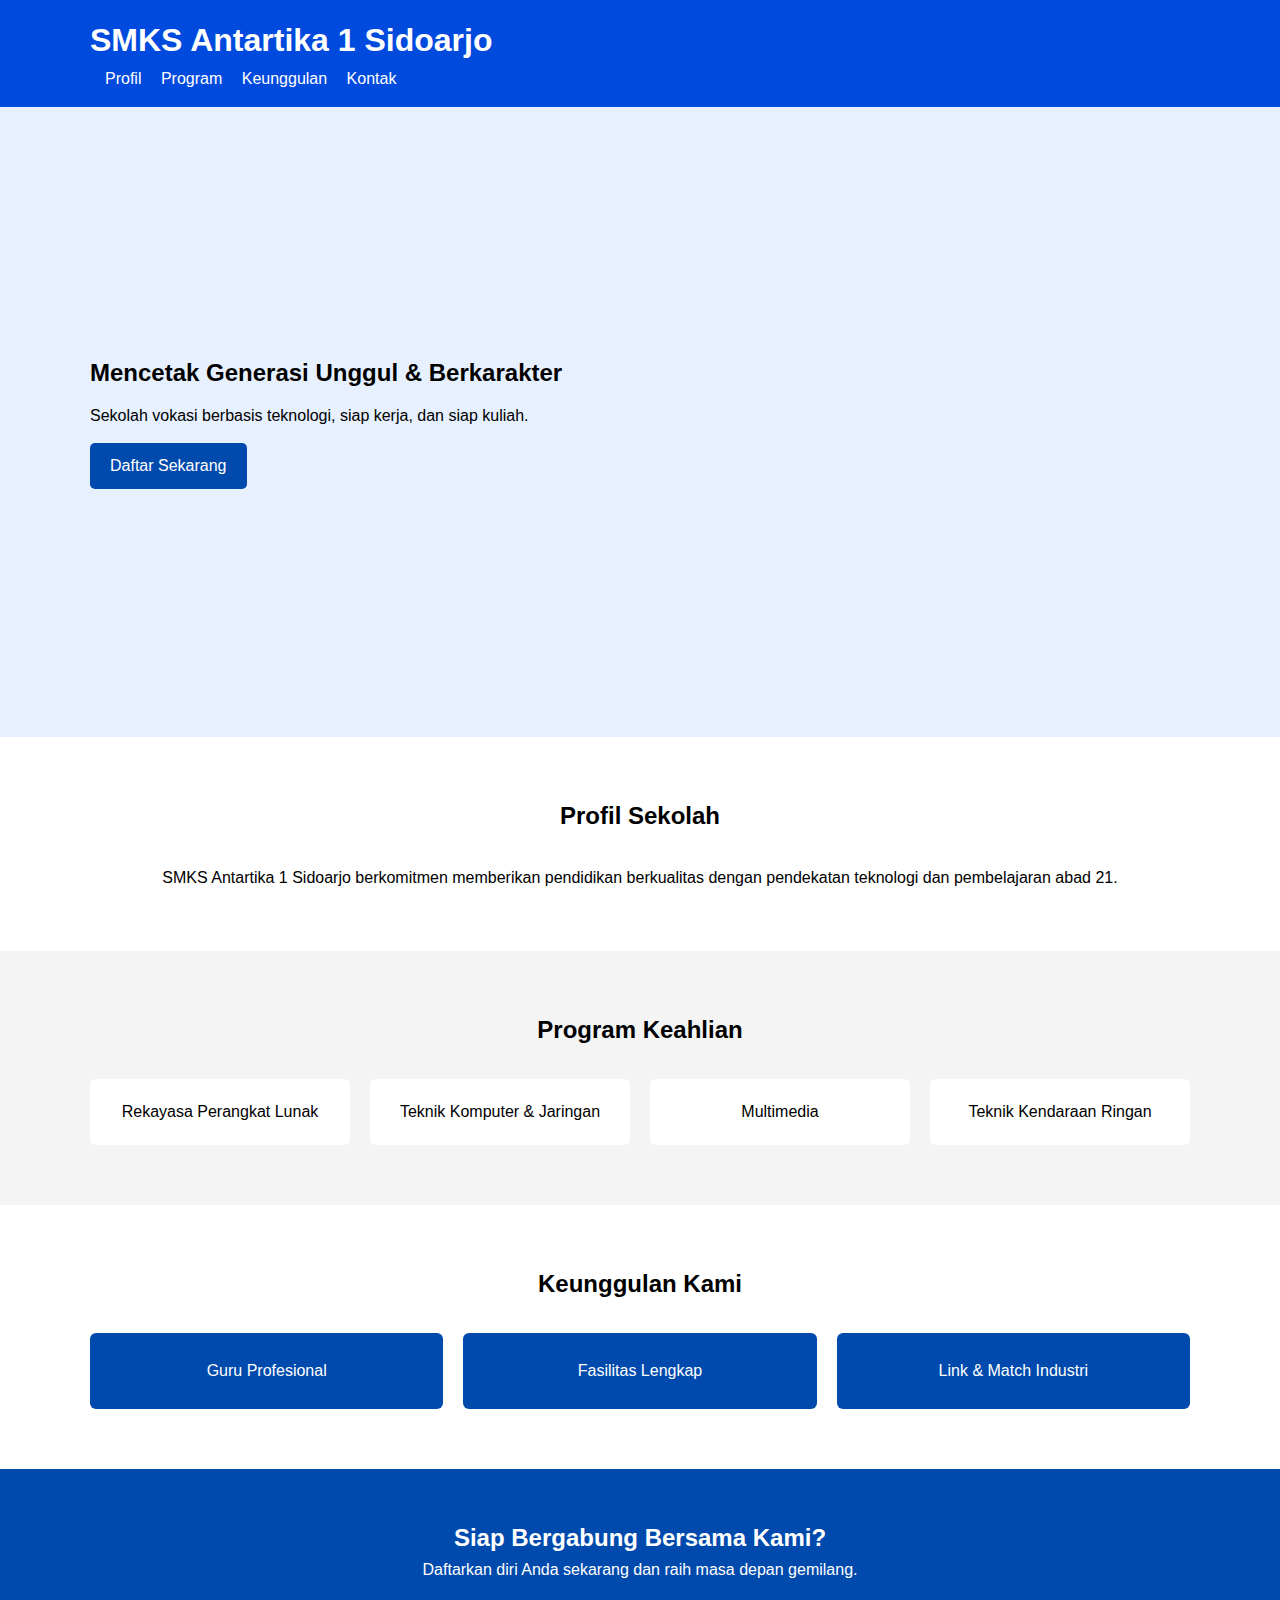
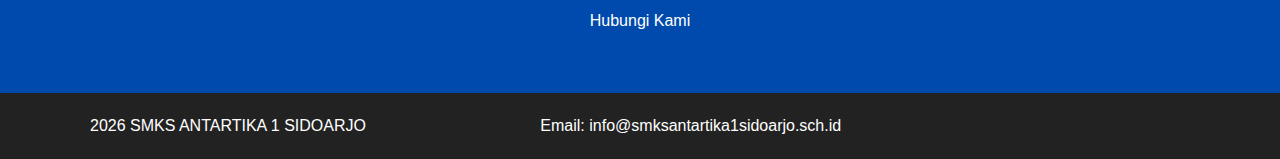
<file: landing_page_responsive/index.html>
<!DOCTYPE html>
<html lang="id">
<head>
    <meta charset="UTF-8">
    <meta name="viewport" content="width=device-width, initial-scale=1.0">
    <title>Landing Page Responsive</title>
    <link rel="stylesheet" href="style.css">
</head>
<body>
    <!-- Header -->
    <header class="header">
        <div class="container header-flex">
            <h1>SMKS Antartika 1 Sidoarjo</h1>
            <nav>
                <a href="#profil">Profil</a>
                <a href="#program">Program</a>
                <a href="#keunggulan">Keunggulan</a>
                <a href="#kontak">Kontak</a>
            </nav>
        </div>
    </header>
    <!-- Hero section -->
    <section class="hero">
        <div class="container hero-flex">
            <div>
                <h2>Mencetak Generasi Unggul & Berkarakter</h2>
                <p>Sekolah vokasi berbasis teknologi, siap kerja, dan siap kuliah.</p>
                <a href="#kontak" class="btn">Daftar Sekarang</a>
            </div>
        </div>
    </section>

    <!-- Profil -->
    <section id="profil" class="section">
    <div class="container">
        <h2 class="section-title">Profil Sekolah</h2>
        <p class="center">
            SMKS Antartika 1 Sidoarjo berkomitmen memberikan pendidikan berkualitas
            dengan pendekatan teknologi dan pembelajaran abad 21.
        </p>
    </div>
</section>
<!-- Program Keahlian (GRID) -->
<section id="program" class="section gray">
    <div class="container">
        <h2 class="section-title">Program Keahlian</h2>
        <div class="grid-program">
            <div class="card">Rekayasa Perangkat Lunak</div>
            <div class="card">Teknik Komputer & Jaringan</div>
            <div class="card">Multimedia</div>
            <div class="card">Teknik Kendaraan Ringan</div>
        </div>
    </div>
</section>
<!-- Keunggulan (FLEXBOX) -->
<section id="keunggulan" class="section">
    <div class="container">
        <h2 class="section-title">Keunggulan Kami</h2>
        <div class="flex-keunggulan">
            <div class="box">Guru Profesional</div>
            <div class="box">Fasilitas Lengkap</div>
            <div class="box">Link & Match Industri</div>
        </div>
    </div>
</section>
<!-- CTA -->
<section class="cta">
    <div class="container">
        <h2>Siap Bergabung Bersama Kami?</h2>
        <p>Daftarkan diri Anda sekarang dan raih masa depan gemilang.</p>
        <a href="#kontak" class="btn">Hubungi Kami</a>
    </div>
</section>
<!-- Footer-->
<footer id="kontak" class="footer">
    <div class="container footer-flex">
        <p> 2026 SMKS ANTARTIKA 1 SIDOARJO</p>
         <P>Email: info@smksantartika1sidoarjo.sch.id</P>
         </P>
    </p>
        </div>
</footer>

</body>
</html>
</file>
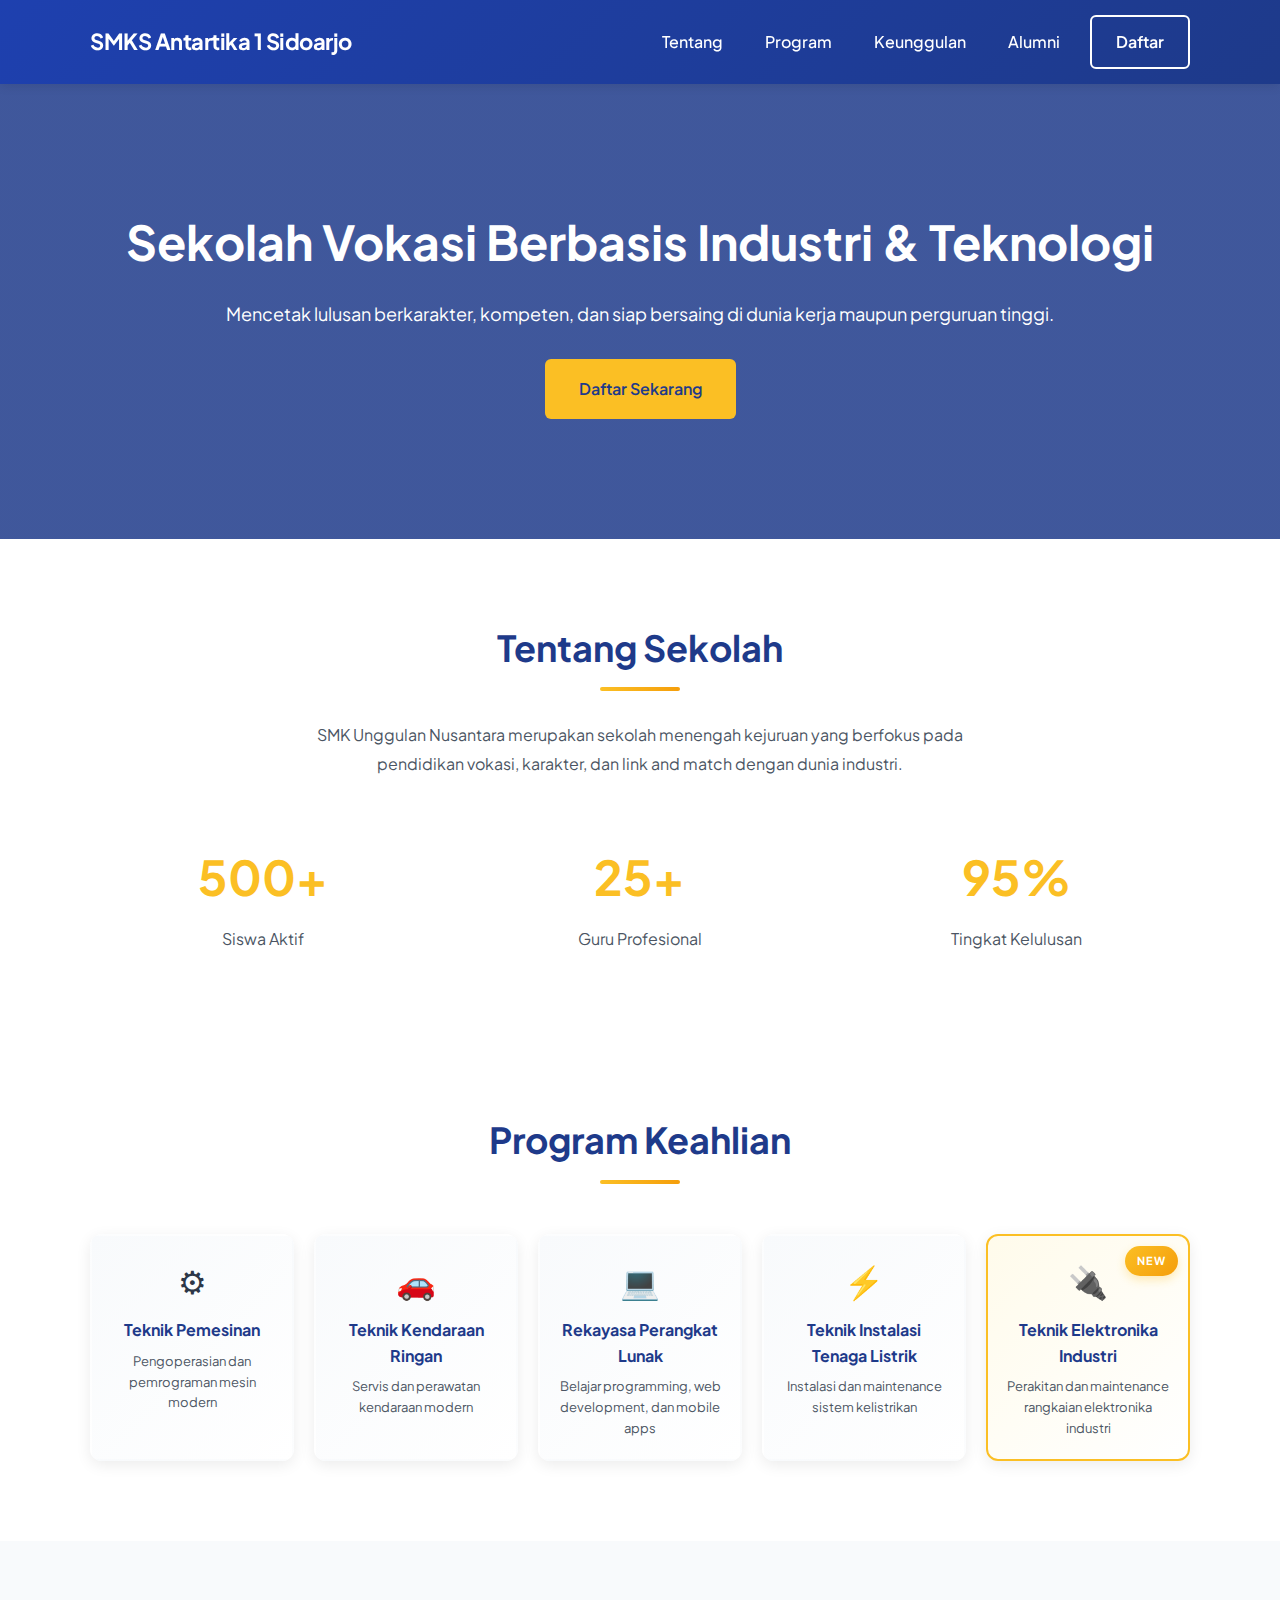
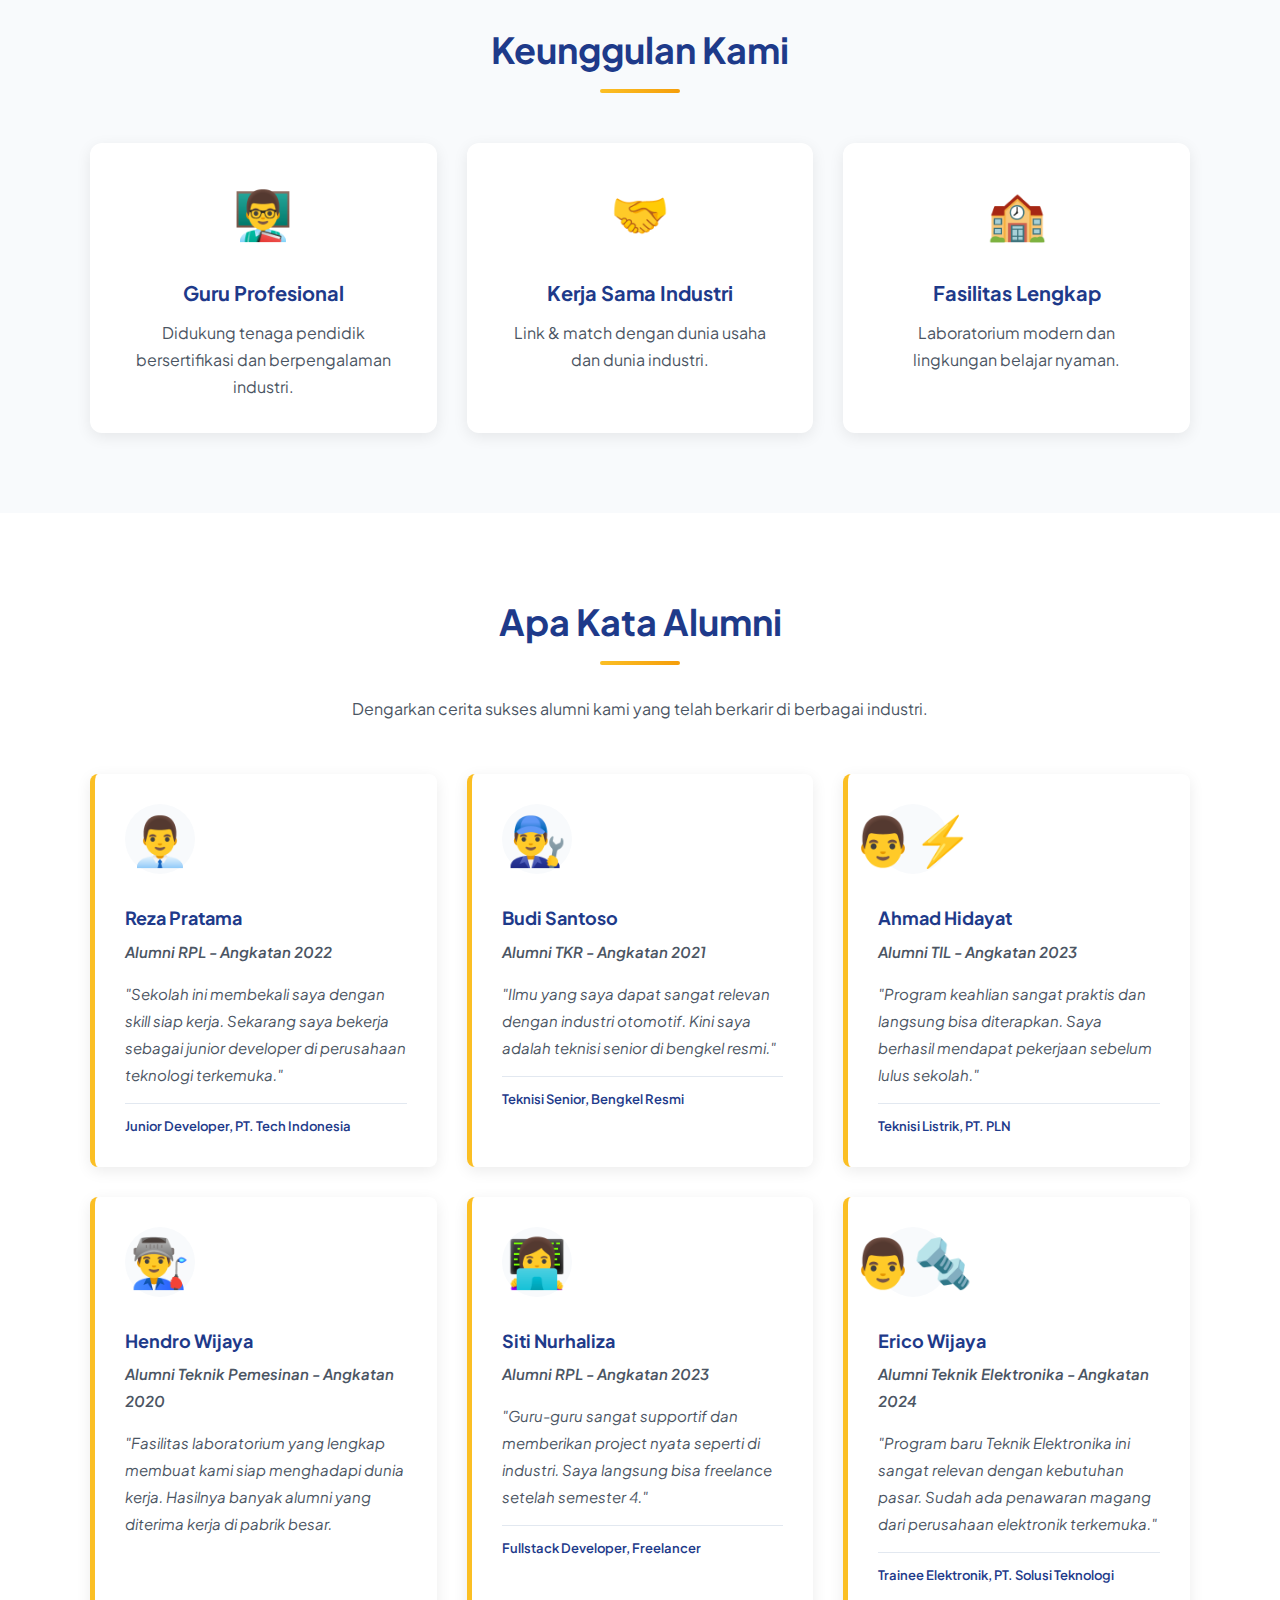
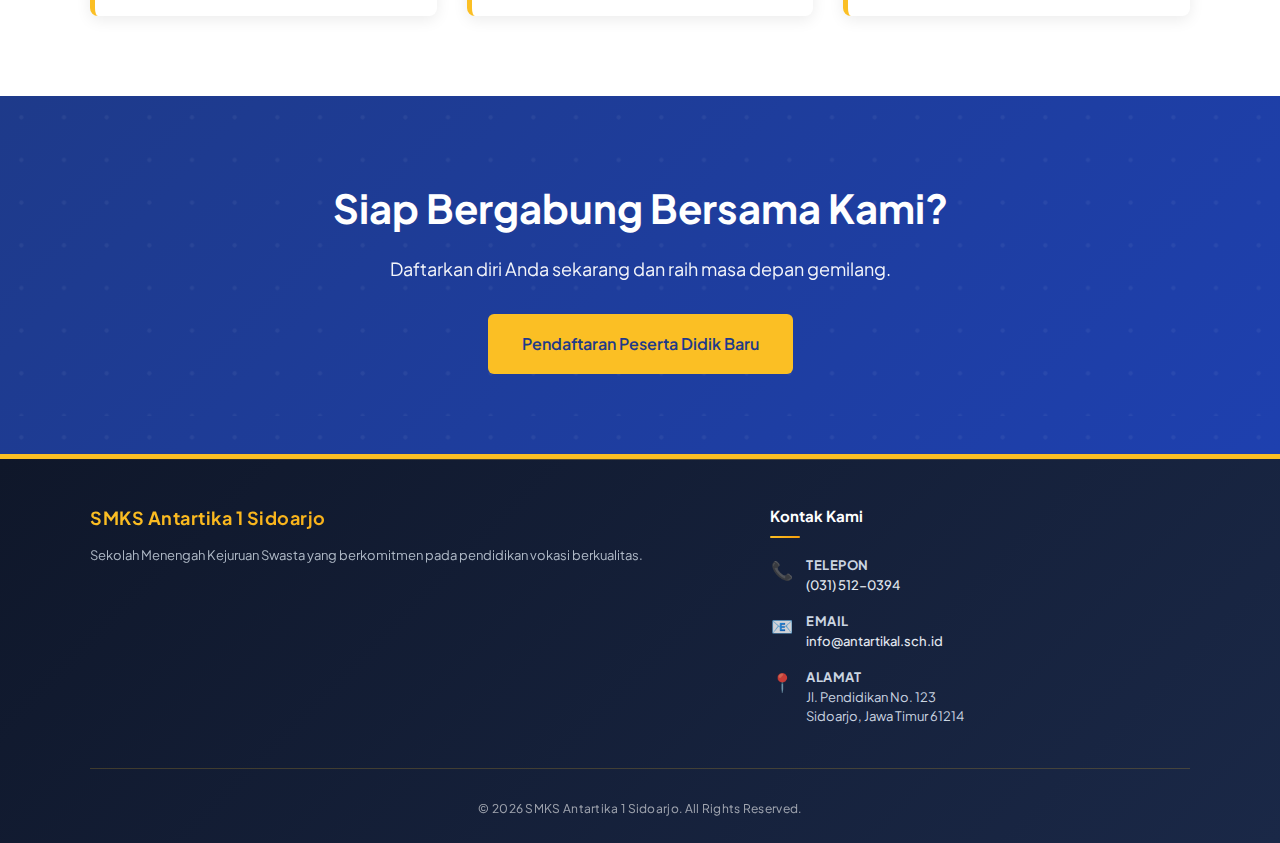
<file: ujianpraktekpra1/index.html>
<!doctype html>
<html lang="id">
  <head>
    <meta charset="UTF-8" />
    <meta
      name="description"
      content="Website resmi SMKS Antartika 1 Sidoarjo dengan pendidikan berkualitas, berkarakter, dan siap kerja"
    />
    <meta name="viewport" content="width=device-width, initial-scale=1.0" />
    <meta
      name="keywords"
      content="SMKS, sekolah vokasi, Antartika, Sidoarjo, teknik, RPL"
    />
    <meta name="author" content="SMKS Antartika 1 Sidoarjo" />
    <title>SMKS Antartika 1 Sidoarjo - Sekolah Vokasi Terbaik</title>

    <!-- Google Fonts -->
    <link rel="preconnect" href="https://fonts.googleapis.com" />
    <link rel="preconnect" href="https://fonts.gstatic.com" crossorigin />
    <link
      href="https://fonts.googleapis.com/css2?family=Plus+Jakarta+Sans:wght@400;500;600;700&family=Poppins:wght@400;500;600;700&display=swap"
      rel="stylesheet"
    />

    <!-- CSS Eksternal -->
    <link rel="stylesheet" href="style.css" />
  </head>
  <body>
    <!-- ================= HEADER ================= -->
    <header class="header" role="banner">
      <div class="container nav">
        <h1 class="logo">SMKS Antartika 1 Sidoarjo</h1>
        <nav role="navigation" aria-label="Navigasi utama">
          <a href="#tentang" class="nav-link">Tentang</a>
          <a href="#program" class="nav-link">Program</a>
          <a href="#keunggulan" class="nav-link">Keunggulan</a>
          <a href="#alumni" class="nav-link">Alumni</a>
          <a href="#kontak" class="btn">Daftar</a>
        </nav>
      </div>
    </header>

    <!-- ================= HERO ================= -->
    <section class="hero" aria-label="Pengenalan sekolah">
      <div class="container hero-content">
        <h2>Sekolah Vokasi Berbasis Industri & Teknologi</h2>
        <p>
          Mencetak lulusan berkarakter, kompeten, dan siap bersaing di dunia
          kerja maupun perguruan tinggi.
        </p>
        <a href="#kontak" class="btn-primary btn-lg">Daftar Sekarang</a>
      </div>
    </section>

    <!-- ================= TENTANG ================= -->
    <section id="tentang" class="section" aria-label="Tentang sekolah">
      <div class="container">
        <h2 class="section-title">Tentang Sekolah</h2>
        <p class="section-desc">
          SMK Unggulan Nusantara merupakan sekolah menengah kejuruan yang
          berfokus pada pendidikan vokasi, karakter, dan link and match dengan
          dunia industri.
        </p>
        <div class="about-stats">
          <div class="stat-item">
            <h3>500+</h3>
            <p>Siswa Aktif</p>
          </div>
          <div class="stat-item">
            <h3>25+</h3>
            <p>Guru Profesional</p>
          </div>
          <div class="stat-item">
            <h3>95%</h3>
            <p>Tingkat Kelulusan</p>
          </div>
        </div>
      </div>
    </section>

    <!-- ================= PROGRAM ================= -->
    <section id="program" class="section" aria-label="Program keahlian">
      <div class="container">
        <h2 class="section-title">Program Keahlian</h2>
        <div class="grid-5">
          <div class="card program-card" role="article">
            <div class="program-icon">&#x2699;</div>
            <h3>Teknik Pemesinan</h3>
            <p>Pengoperasian dan pemrograman mesin modern</p>
          </div>
          <div class="card program-card" role="article">
            <div class="program-icon">&#x1F697;</div>
            <h3>Teknik Kendaraan Ringan</h3>
            <p>Servis dan perawatan kendaraan modern</p>
          </div>
          <div class="card program-card" role="article">
            <div class="program-icon">&#x1F4BB;</div>
            <h3>Rekayasa Perangkat Lunak</h3>
            <p>Belajar programming, web development, dan mobile apps</p>
          </div>
          <div class="card program-card" role="article">
            <div class="program-icon">&#x26A1;</div>
            <h3>Teknik Instalasi Tenaga Listrik</h3>
            <p>Instalasi dan maintenance sistem kelistrikan</p>
          </div>
          <div class="card program-card new-program" role="article">
            <div class="badge-new">NEW</div>
            <div class="program-icon">&#x1F50C;</div>
            <h3>Teknik Elektronika Industri</h3>
            <p>Perakitan dan maintenance rangkaian elektronika industri</p>
          </div>
        </div>
      </div>
    </section>

    <!-- ================= KEUNGGULAN ================= -->
    <section
      id="keunggulan"
      class="section bg-light"
      aria-label="Keunggulan sekolah"
    >
      <div class="container">
        <h2 class="section-title">Keunggulan Kami</h2>
        <div class="grid-3">
          <div class="card" role="article">
            <div class="card-icon">&#x1F468;&#x200D;&#x1F3EB;</div>
            <h3>Guru Profesional</h3>
            <p>
              Didukung tenaga pendidik bersertifikasi dan berpengalaman
              industri.
            </p>
          </div>
          <div class="card" role="article">
            <div class="card-icon">&#x1F91D;</div>
            <h3>Kerja Sama Industri</h3>
            <p>Link & match dengan dunia usaha dan dunia industri.</p>
          </div>
          <div class="card" role="article">
            <div class="card-icon">&#x1F3EB;</div>
            <h3>Fasilitas Lengkap</h3>
            <p>Laboratorium modern dan lingkungan belajar nyaman.</p>
          </div>
        </div>
      </div>
    </section>

    <!-- ================= ALUMNI ================= -->
    <section id="alumni" class="section" aria-label="Testimoni alumni">
      <div class="container">
        <h2 class="section-title">Apa Kata Alumni</h2>
        <p class="section-desc">
          Dengarkan cerita sukses alumni kami yang telah berkarir di berbagai
          industri.
        </p>
        <div class="grid-3">
          <div class="testimonial" role="article">
            <div class="testimonial-avatar">&#x1F468;&#x200D;&#x1F4BC;</div>
            <h4 class="testimonial-name">Reza Pratama</h4>
            <p class="testimonial-program">Alumni RPL - Angkatan 2022</p>
            <p>
              "Sekolah ini membekali saya dengan skill siap kerja. Sekarang saya
              bekerja sebagai junior developer di perusahaan teknologi
              terkemuka."
            </p>
            <span class="testimonial-position"
              >Junior Developer, PT. Tech Indonesia</span
            >
          </div>
          <div class="testimonial" role="article">
            <div class="testimonial-avatar">&#x1F468;&#x200D;&#x1F527;</div>
            <h4 class="testimonial-name">Budi Santoso</h4>
            <p class="testimonial-program">Alumni TKR - Angkatan 2021</p>
            <p>
              "Ilmu yang saya dapat sangat relevan dengan industri otomotif.
              Kini saya adalah teknisi senior di bengkel resmi."
            </p>
            <span class="testimonial-position"
              >Teknisi Senior, Bengkel Resmi</span
            >
          </div>
          <div class="testimonial" role="article">
            <div class="testimonial-avatar">&#x1F468;&#x200D;&#x26A1;</div>
            <h4 class="testimonial-name">Ahmad Hidayat</h4>
            <p class="testimonial-program">Alumni TIL - Angkatan 2023</p>
            <p>
              "Program keahlian sangat praktis dan langsung bisa diterapkan.
              Saya berhasil mendapat pekerjaan sebelum lulus sekolah."
            </p>
            <span class="testimonial-position">Teknisi Listrik, PT. PLN</span>
          </div>
          <div class="testimonial" role="article">
            <div class="testimonial-avatar">&#x1F468;&#x200D;&#x1F3ED;</div>
            <h4 class="testimonial-name">Hendro Wijaya</h4>
            <p class="testimonial-program">
              Alumni Teknik Pemesinan - Angkatan 2020
            </p>
            <p>
              "Fasilitas laboratorium yang lengkap membuat kami siap menghadapi
              dunia kerja. Hasilnya banyak alumni yang diterima kerja di pabrik
              besar.
            </p>
          </div>
          <div class="testimonial" role="article">
            <div class="testimonial-avatar">&#x1F469;&#x200D;&#x1F4BB;</div>
            <h4 class="testimonial-name">Siti Nurhaliza</h4>
            <p class="testimonial-program">Alumni RPL - Angkatan 2023</p>
            <p>
              "Guru-guru sangat supportif dan memberikan project nyata seperti
              di industri. Saya langsung bisa freelance setelah semester 4."
            </p>
            <span class="testimonial-position"
              >Fullstack Developer, Freelancer</span
            >
          </div>
          <div class="testimonial" role="article">
            <div class="testimonial-avatar">&#x1F468;&#x200D;&#x1F529;</div>
            <h4 class="testimonial-name">Erico Wijaya</h4>
            <p class="testimonial-program">
              Alumni Teknik Elektronika - Angkatan 2024
            </p>
            <p>
              "Program baru Teknik Elektronika ini sangat relevan dengan
              kebutuhan pasar. Sudah ada penawaran magang dari perusahaan
              elektronik terkemuka."
            </p>
            <span class="testimonial-position"
              >Trainee Elektronik, PT. Solusi Teknologi</span
            >
          </div>
        </div>
      </div>
    </section>

    <!-- ================= CTA ================= -->
    <section id="kontak" class="cta" aria-label="Call to action pendaftaran">
      <div class="container">
        <h2>Siap Bergabung Bersama Kami?</h2>
        <p>Daftarkan diri Anda sekarang dan raih masa depan gemilang.</p>
        <a href="#" class="btn-primary btn-lg btn-cta"
          >Pendaftaran Peserta Didik Baru</a
        >
      </div>
    </section>

    <!-- ================= FOOTER ================= -->
    <footer class="footer">
      <div class="container">
        <div class="footer-content">
          <div class="footer-section">
            <h3>SMKS Antartika 1 Sidoarjo</h3>
            <p>
              Sekolah Menengah Kejuruan Swasta yang berkomitmen pada pendidikan
              vokasi berkualitas.
            </p>
          </div>
          <div class="footer-section">
            <h4>Kontak Kami</h4>
            <div class="contact-item">
              <span class="contact-icon">&#x1F4DE;</span>
              <div>
                <p class="contact-label">Telepon</p>
                <a href="tel:+62315120394">(031) 512-0394</a>
              </div>
            </div>
            <div class="contact-item">
              <span class="contact-icon">&#x1F4E7;</span>
              <div>
                <p class="contact-label">Email</p>
                <a href="mailto:info@antartikal.sch.id"
                  >info@antartikal.sch.id</a
                >
              </div>
            </div>
            <div class="contact-item">
              <span class="contact-icon">&#x1F4CD;</span>
              <div>
                <p class="contact-label">Alamat</p>
                <p>Jl. Pendidikan No. 123<br />Sidoarjo, Jawa Timur 61214</p>
              </div>
            </div>
          </div>
        </div>
        <div class="footer-bottom">
          <p>&copy; 2026 SMKS Antartika 1 Sidoarjo. All Rights Reserved.</p>
        </div>
      </div>
    </footer>

    <!-- ================= SCROLL TO TOP BUTTON ================= -->
    <a href="#" class="scroll-to-top" id="scrollToTop" title="Kembali ke atas">
      <span>&#x2191;</span>
    </a>

    <script>
      // Scroll to Top Button Functionality
      const scrollToTopBtn = document.getElementById("scrollToTop");
      window.addEventListener("scroll", () => {
        if (window.pageYOffset > 300) {
          scrollToTopBtn.classList.add("show");
        } else {
          scrollToTopBtn.classList.remove("show");
        }
      });
      scrollToTopBtn.addEventListener("click", (e) => {
        e.preventDefault();
        window.scrollTo({
          top: 0,
          behavior: "smooth",
        });
      });
    </script>
  </body>
</html>
</file>
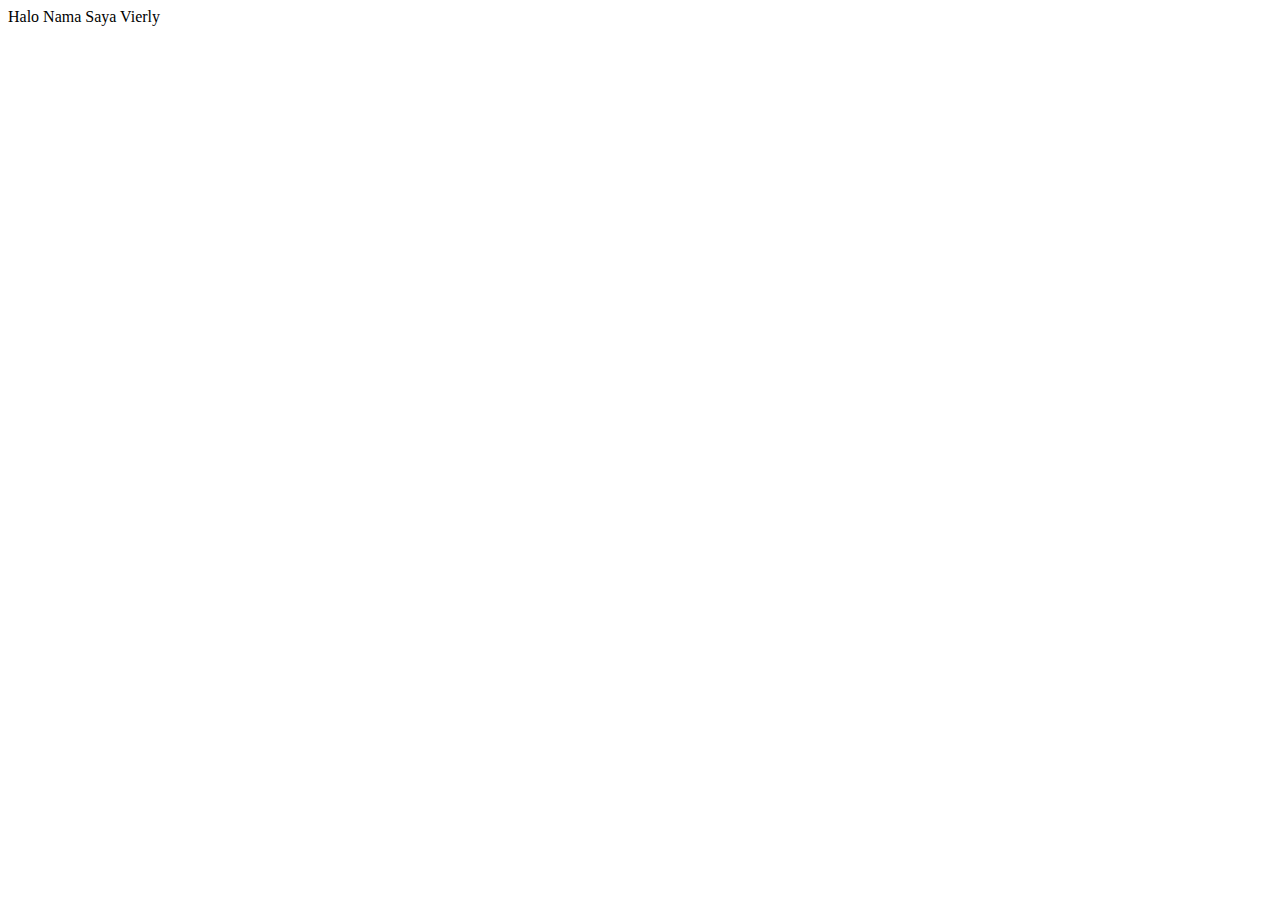
<file: Html/01-HelloWorld/index.html>
<!DOCTYPE html>
<html lang="en">
<head>
    <meta charset="UTF-8">
    <meta name="viewport" content="width=device-width, initial-scale=1.0">
    <title>Hello World</title>
</head>
<body>
    Halo Nama Saya Vierly
</body>
</html>
</file>
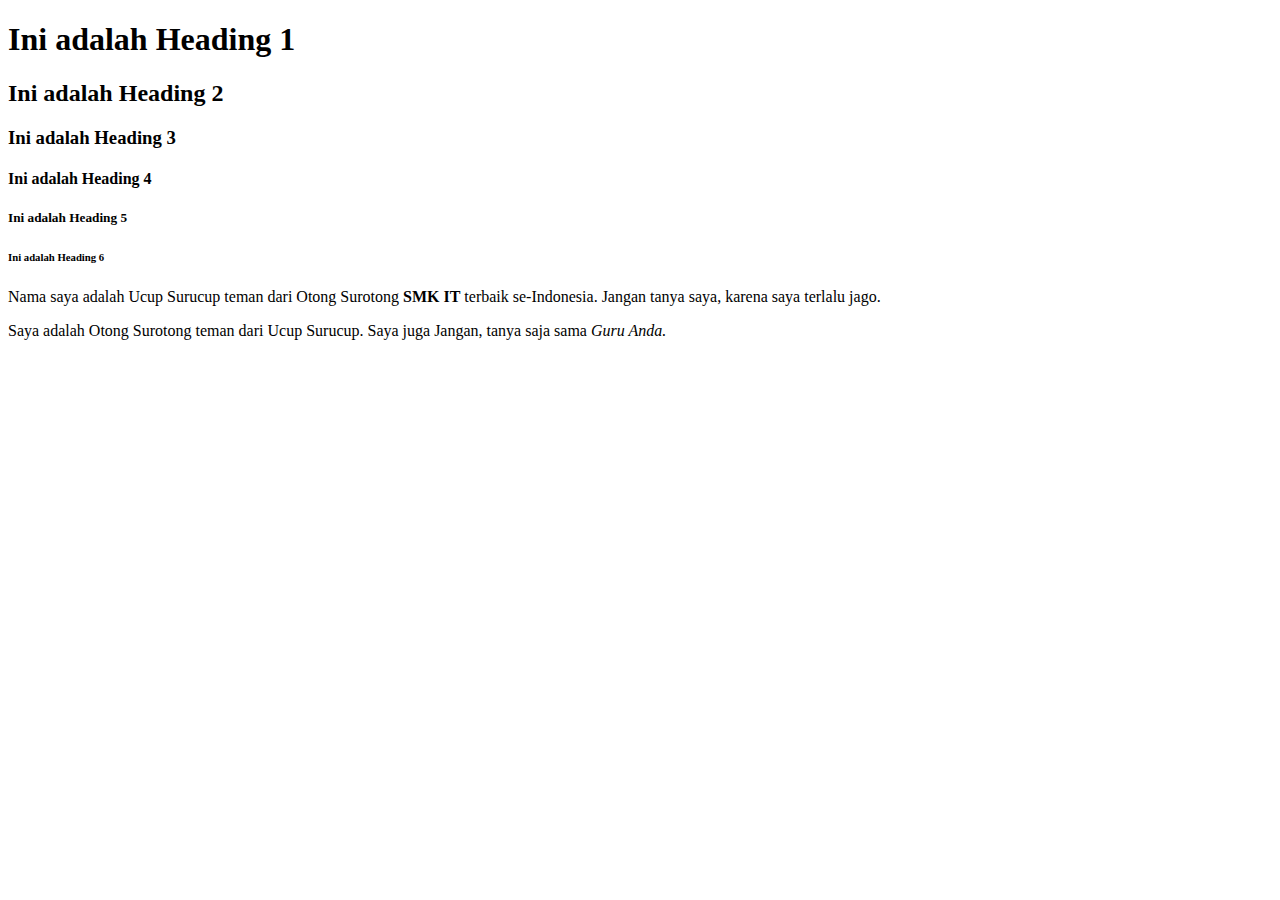
<file: Html/02-Heading&Paragraf/index.html>
<!DOCTYPE html>
<html lang="en">
<head>
    <meta charset="UTF-8">
    <meta name="viewport" content="width=device-width, initial-scale=1.0">
    <title>Heading & Paragraf</title>
</head>
<body>
    <!-- Ini adalah Heading -->
    <h1>Ini adalah Heading 1</h1>
    <h2>Ini adalah Heading 2</h2>
    <h3>Ini adalah Heading 3</h3>
    <h4>Ini adalah Heading 4</h4>
    <h5>Ini adalah Heading 5</h5>
    <h6>Ini adalah Heading 6</h6>

    <!-- Ini adalah paragraf -->
     <!---bold <b>-->
        <!--italic <i>-->
            <p>Nama saya adalah Ucup Surucup teman dari Otong Surotong <b>SMK IT</b> terbaik se-Indonesia. Jangan tanya saya, karena saya terlalu jago.</p>
            <p>Saya adalah Otong Surotong teman dari Ucup Surucup. Saya juga Jangan, tanya saja sama <i>Guru Anda.</i></p>
</body>
</html>
</file>
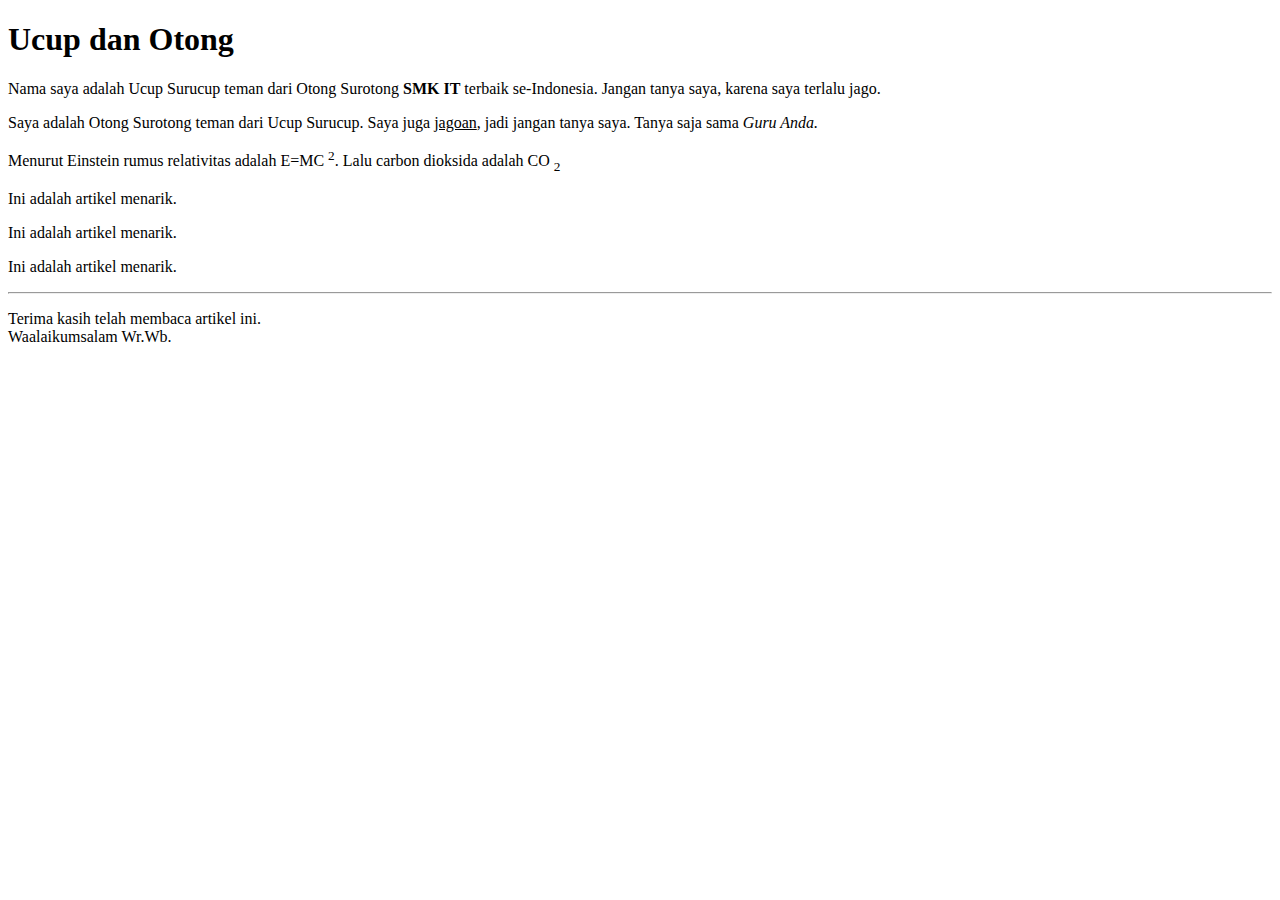
<file: Html/03-Underline_white_space_subscript_&_superscript/index.html>
<!DOCTYPE html>
<html lang="en">
<head>
    <meta charset="UTF-8">
    <meta name="viewport" content="width=device-width, initial-scale=1.0">
    <title>Underline White Space Subscript & Superscript</title>
</head>
<body>
<h1>Ucup dan Otong</h1>
    <!-- Ini adalah paragraf -->
     <!---bold <b>-->
        <!--italic <i>-->
            <!--Underline <u>-->
            <p>Nama saya adalah Ucup Surucup teman dari Otong Surotong <b>SMK IT</b> terbaik se-Indonesia. Jangan tanya saya, karena saya terlalu jago.</p>
            <p>Saya adalah Otong Surotong teman dari Ucup Surucup. Saya juga <u>jagoan</u>, jadi jangan tanya saya. Tanya saja sama <i>Guru Anda.</i></p>

            <!--Superscript <sup> dan subscript <sub>-->
                <p>Menurut Einstein rumus relativitas adalah E=MC <sup>2</sup>. Lalu carbon dioksida adalah CO <sub>2</sub></p>

                <!--baris kosong yang lebih dari satu spasi akan dianggap sebagai satu spasi-->
                <p>Ini adalah artikel menarik.</p>
                <p>Ini adalah  artikel menarik.</p>
                <p>Ini adalah 
                    
                    
                    artikel menarik.</p>
                    <!--Tag hr digunakan ubtuk membuat garis horizontal <hr>-->
                    <hr>
                    <p>Terima kasih telah membaca artikel ini. <br>Waalaikumsalam Wr.Wb.</p>
                    <!--tag br digunakan untuk membuat baris baru atau enter-->
            </body>
            </html>
</file>
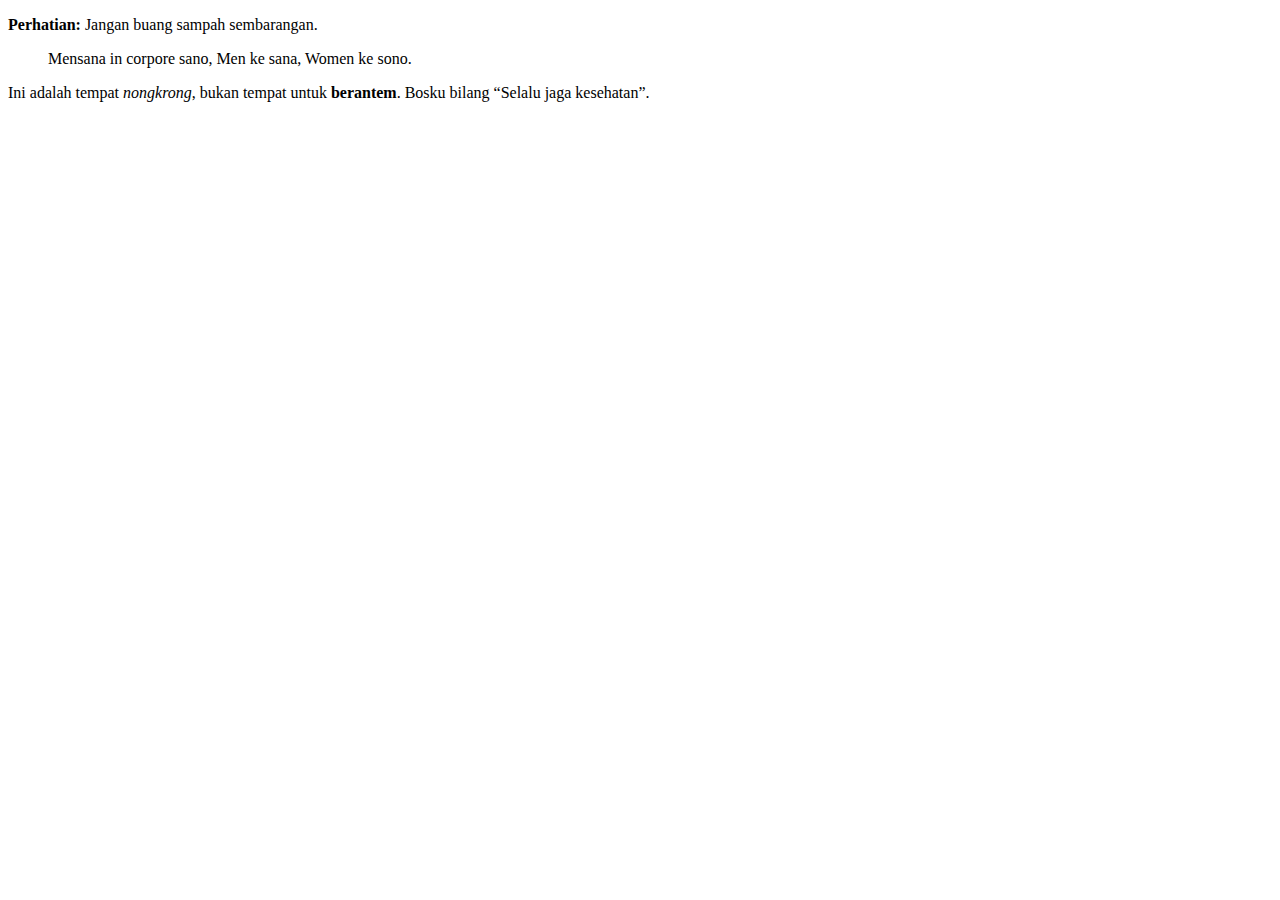
<file: Html/04-Strong_Emphasis_&_Blockquote/index.html>
<!DOCTYPE html>
<html lang="en">
<head>
    <meta charset="UTF-8">
    <meta name="viewport" content="width=device-width, initial-scale=1.0">
    <title>Strong, Emphasis & Blockquote</title>
</head>
<body>
    <!--Strong-->
    <p>
        <strong>Perhatian:</strong> Jangan buang sampah sembarangan.
    </p>

    <!--Blockquote-->
    <blockquote>
        Mensana in corpore sano, Men ke sana, Women ke sono.
    </blockquote>

    <!--Emphasis-->
    <!--Quote-->
    <p>
        Ini adalah tempat <em>nongkrong</em>, bukan tempat untuk <strong>berantem</strong>.
        Bosku bilang <q>Selalu jaga kesehatan</q>.
    </p>
</body>
</html>
</file>
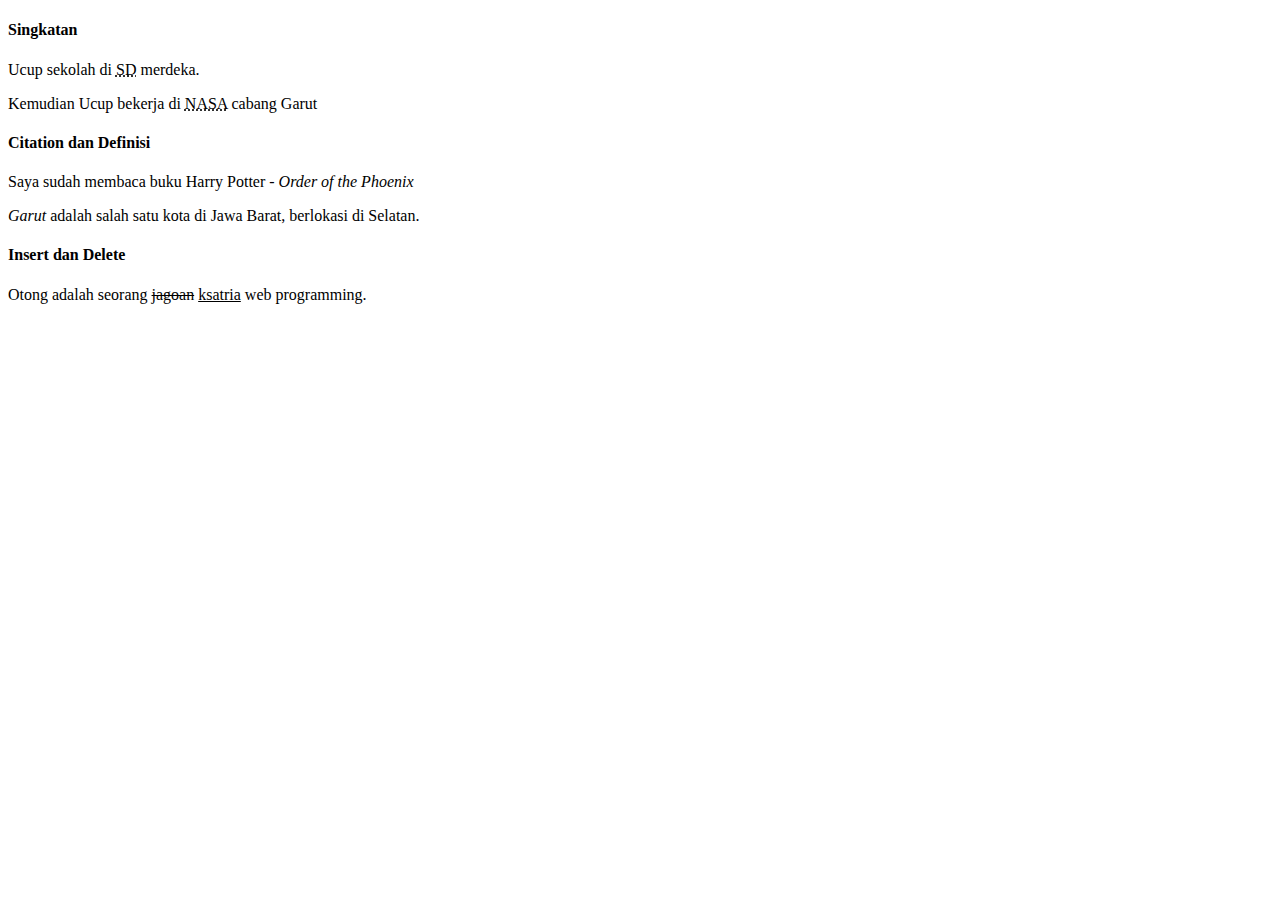
<file: Html/05-Extra_Tag/index.html>
<!DOCTYPE html>
<html lang="en">
<head>
    <meta charset="UTF-8">
    <meta name="viewport" content="width=device-width, initial-scale=1.0">
    <title>Extra Tag</title>
</head>
<body>
    <h4>Singkatan</h4>
    <!---abbservisation <abbr>-->
        <p>Ucup sekolah di <abbr title="Sekolah Dasar">SD</abbr> merdeka.</p>
        <p>Kemudian Ucup bekerja di <acronym title="National Aerounatics and Space Administration">NASA</acronym>
        cabang Garut</p>

        <h4>Citation dan Definisi</h4>
        <p>
            Saya sudah membaca buku Harry Potter - <cite>Order of the Phoenix</cite>
        </p>
        <p>
            <dfn>Garut</dfn> adalah salah satu kota di Jawa Barat, berlokasi di Selatan.
        </p>

        <h4>Insert dan Delete</h4>
        <p>
            Otong adalah seorang <del>jagoan</del> <ins>ksatria</ins> web programming.
        </p>
</body>
</html>
</file>
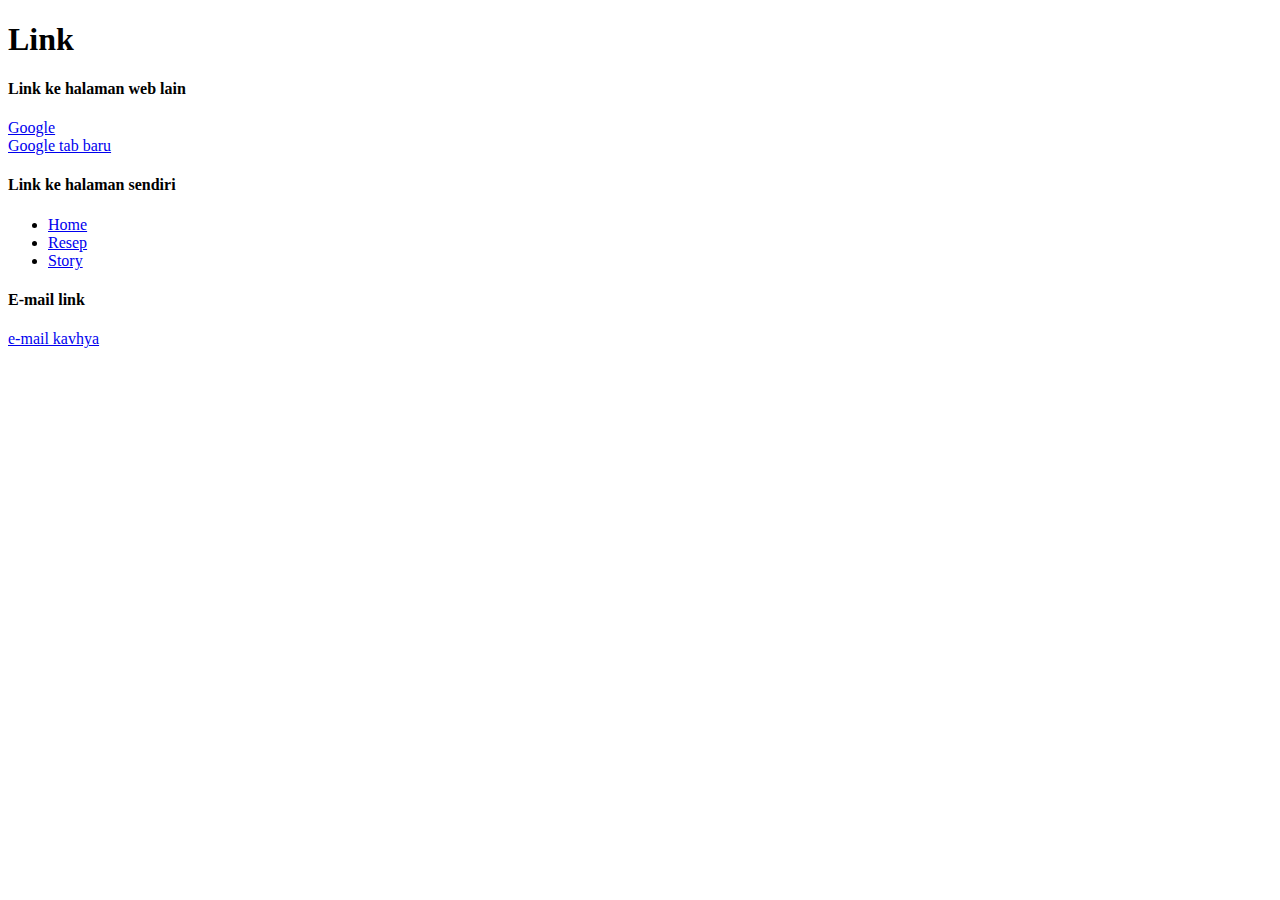
<file: Html/07-Link&Multipage/index.html>
<!DOCTYPE html>
<html lang="en">
<head>
    <meta charset="UTF-8">
    <meta name="viewport" content="width=device-width, initial-scale=1.0">
    <title>Link</title>
</head>
<body>
    <h1>Link</h1>

    <!--Link ke halaman web lain-->
    <h4>Link ke halaman web lain</h4>
    <a href="https://www.google.com">Google</a>
    <br>
    <a href="https://www.google.com" target="_blank">Google tab baru</a>

    <!--Link ke halaman sendiri-->
    <h4>Link ke halaman sendiri</h4>
    <ul>
        <li><a href="index.html">Home</a></li>
        <li><a href="Pages/Resep.html">Resep</a></li>
        <li><a href="Pages/Story.html">Story</a></li>
    </ul>

    <!--E-mail link-->
    <h4>E-mail link</h4>
    <a href="kavhyarachman123@gmail.com">e-mail kavhya</a>
</body>
</html>
</file>
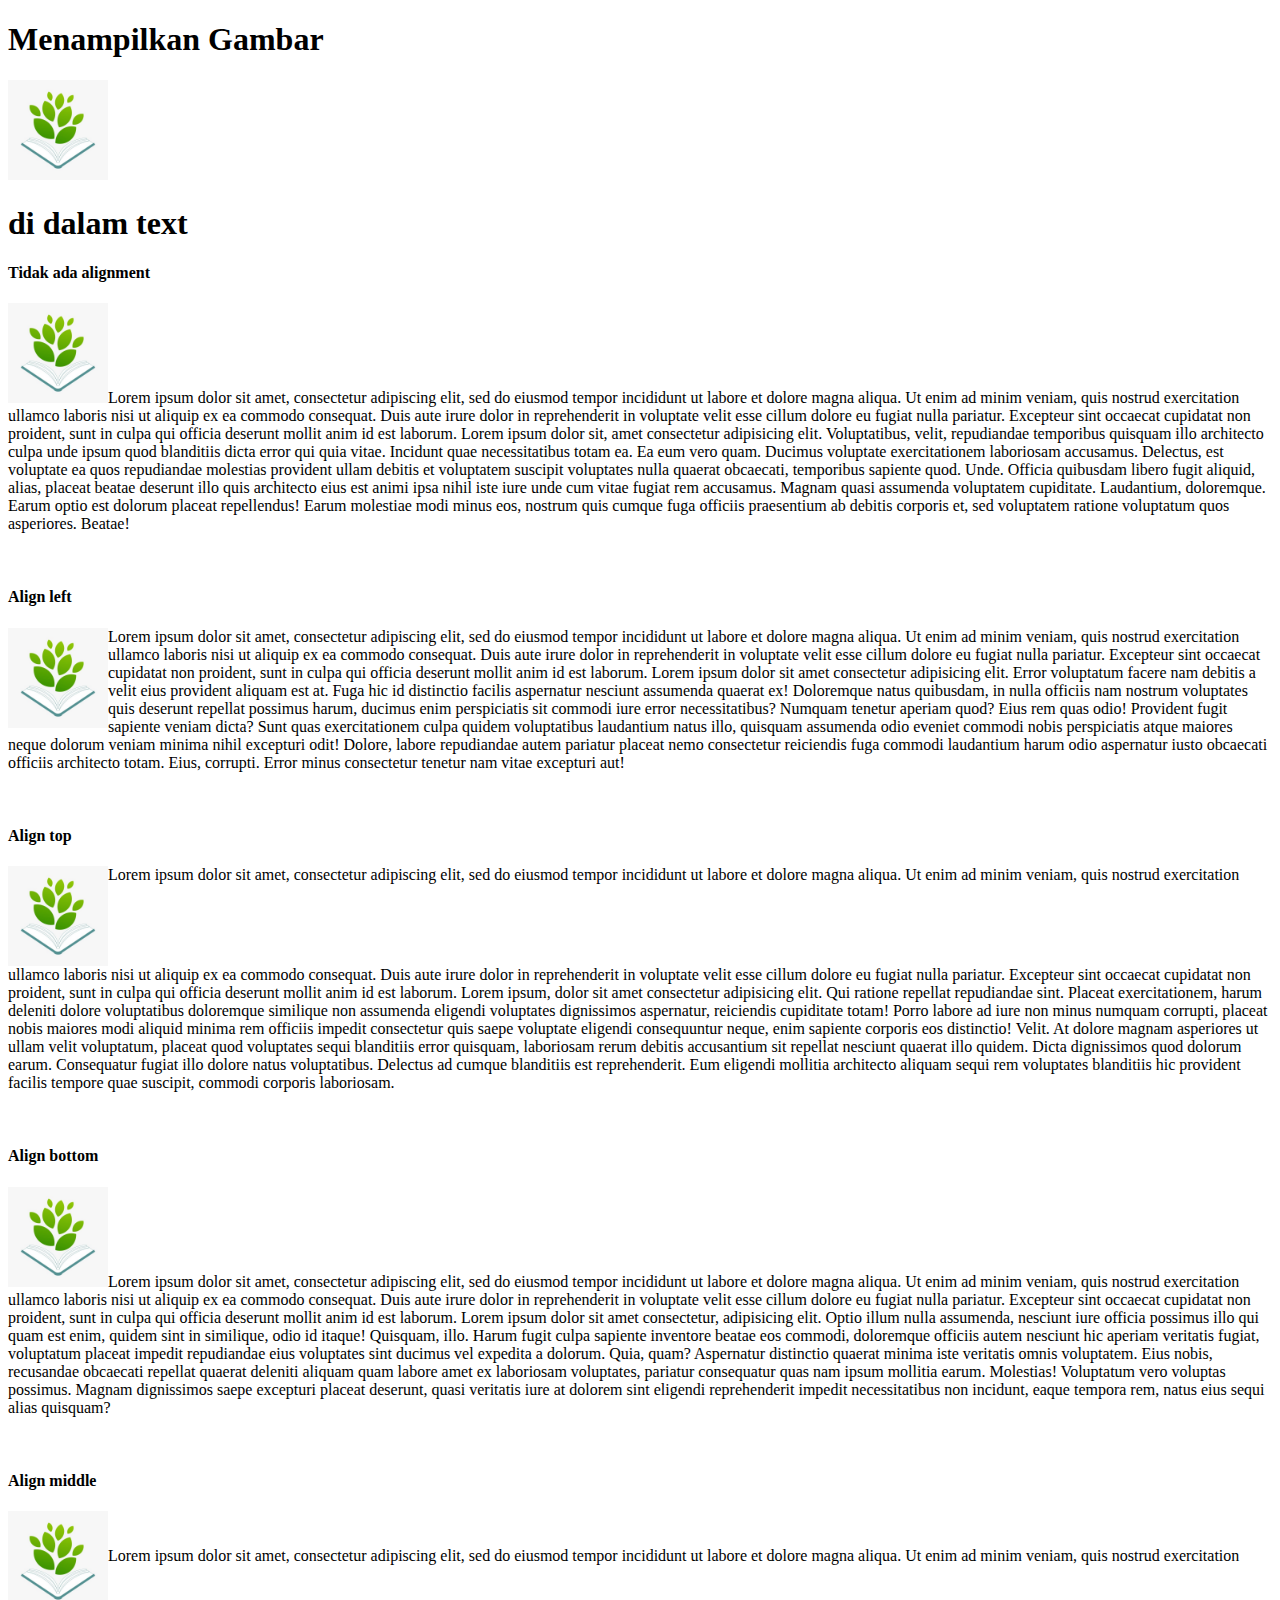
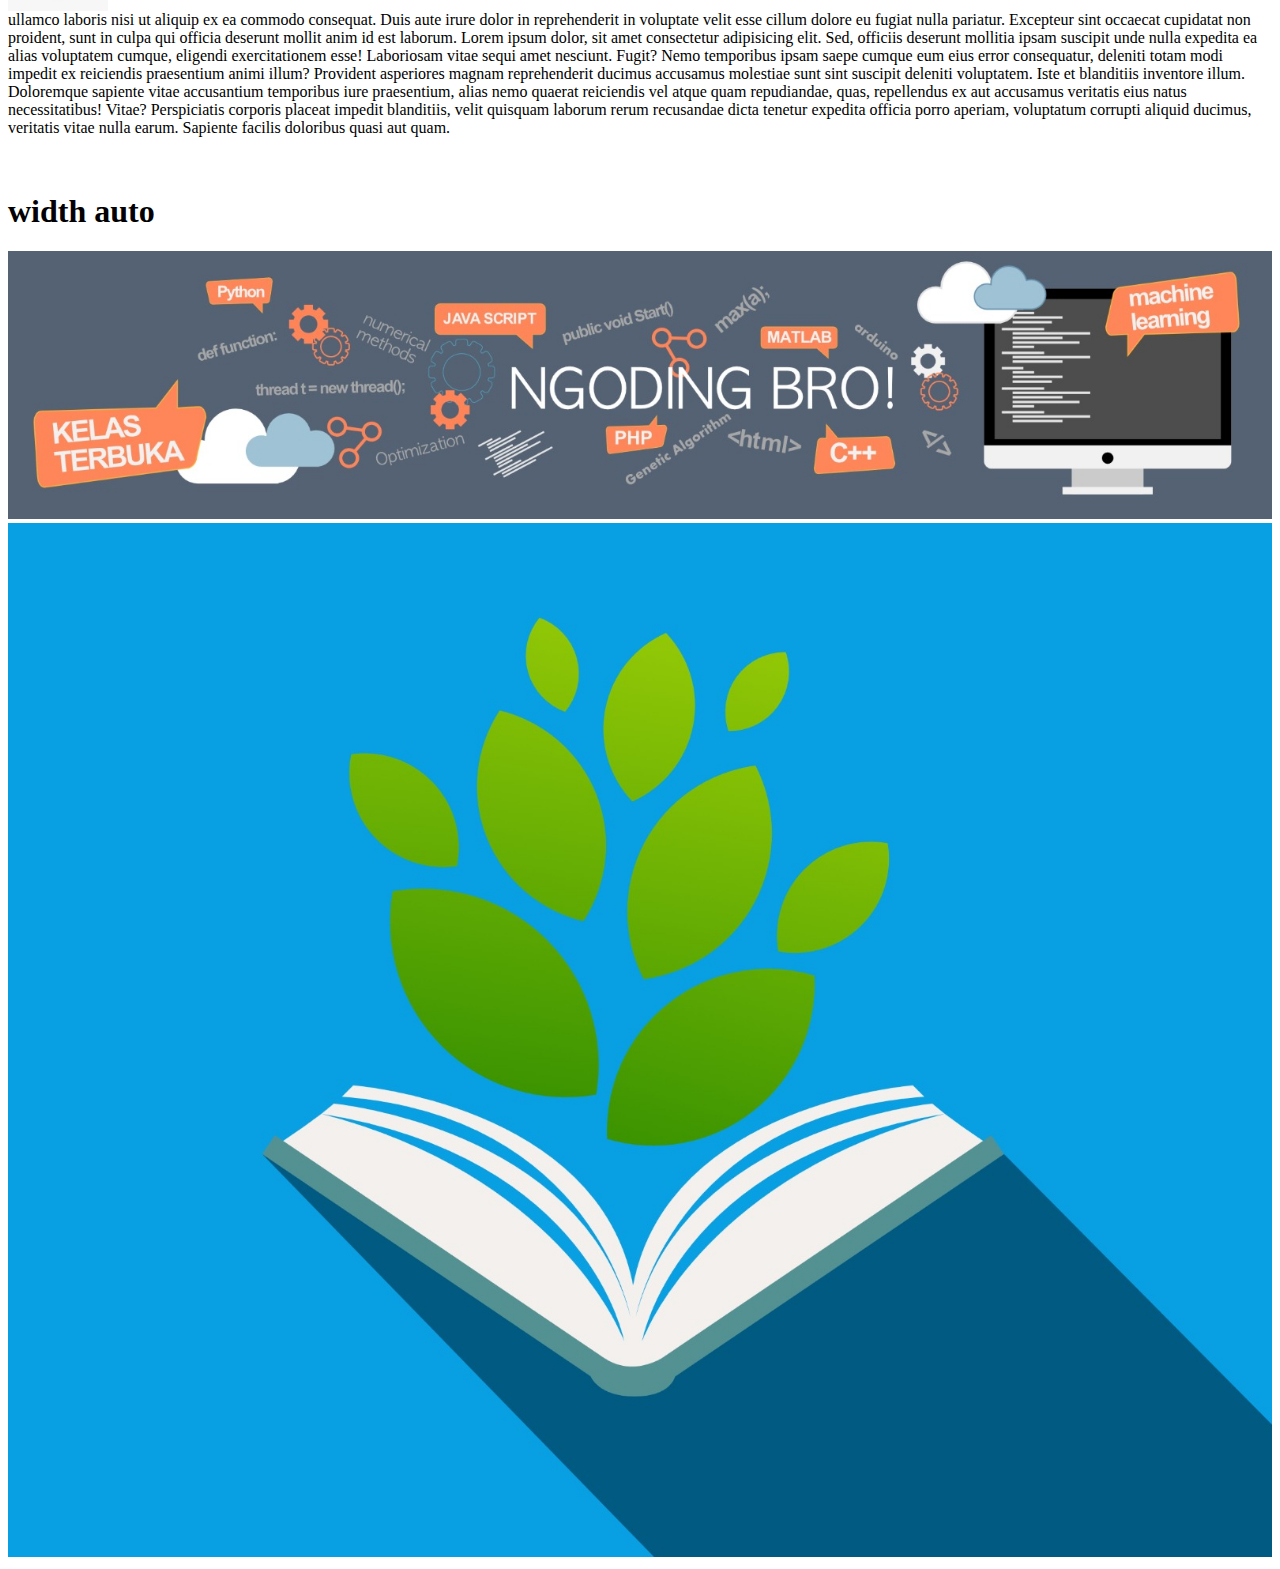
<file: Html/08-Picture/index.html>
<!DOCTYPE html>
<html lang="en">
<head>
    <meta charset="UTF-8">
    <meta name="viewport" content="width=device-width, initial-scale=1.0">
    <title>Picture</title>
</head>
<body>
    <h1>Menampilkan Gambar</h1>
    <img src="Img/img3.png" height="100px" width="100px" alt="logo" title="logo kelas terbuka">
    <h1>di dalam text</h1>
    <h4>Tidak ada alignment</h4>
    <p><img src="Img/img3.png" height="100px"  width="100px" alt="logo" title="logo kelas terbuka">Lorem ipsum dolor sit amet, consectetur adipiscing elit, sed do eiusmod tempor incididunt ut labore et dolore magna aliqua. Ut enim ad minim veniam, quis nostrud exercitation ullamco laboris nisi ut aliquip ex ea commodo consequat. Duis aute irure dolor in reprehenderit in voluptate velit esse cillum dolore eu fugiat nulla pariatur. Excepteur sint occaecat cupidatat non proident, sunt in culpa qui officia deserunt mollit anim id est laborum. Lorem ipsum dolor sit, amet consectetur adipisicing elit. Voluptatibus, velit, repudiandae temporibus quisquam illo architecto culpa unde ipsum quod blanditiis dicta error qui quia vitae. Incidunt quae necessitatibus totam ea.
    Ea eum vero quam. Ducimus voluptate exercitationem laboriosam accusamus. Delectus, est voluptate ea quos repudiandae molestias provident ullam debitis et voluptatem suscipit voluptates nulla quaerat obcaecati, temporibus sapiente quod. Unde.
    Officia quibusdam libero fugit aliquid, alias, placeat beatae deserunt illo quis architecto eius est animi ipsa nihil iste iure unde cum vitae fugiat rem accusamus. Magnam quasi assumenda voluptatem cupiditate.
    Laudantium, doloremque. Earum optio est dolorum placeat repellendus! Earum molestiae modi minus eos, nostrum quis cumque fuga officiis praesentium ab debitis corporis et, sed voluptatem ratione voluptatum quos asperiores. Beatae!</p>
    <br>
    <h4>Align left</h4>
    <p><img src="Img/img3.png" height="100px"  width="100px" alt="logo" title="logo kelas terbuka" align="left">Lorem ipsum dolor sit amet, consectetur adipiscing elit, sed do eiusmod tempor incididunt ut labore et dolore magna aliqua. Ut enim ad minim veniam, quis nostrud exercitation ullamco laboris nisi ut aliquip ex ea commodo consequat. Duis aute irure dolor in reprehenderit in voluptate velit esse cillum dolore eu fugiat nulla pariatur. Excepteur sint occaecat cupidatat non proident, sunt in culpa qui officia deserunt mollit anim id est laborum. Lorem ipsum dolor sit amet consectetur adipisicing elit. Error voluptatum facere nam debitis a velit eius provident aliquam est at. Fuga hic id distinctio facilis aspernatur nesciunt assumenda quaerat ex!
    Doloremque natus quibusdam, in nulla officiis nam nostrum voluptates quis deserunt repellat possimus harum, ducimus enim perspiciatis sit commodi iure error necessitatibus? Numquam tenetur aperiam quod? Eius rem quas odio!
    Provident fugit sapiente veniam dicta? Sunt quas exercitationem culpa quidem voluptatibus laudantium natus illo, quisquam assumenda odio eveniet commodi nobis perspiciatis atque maiores neque dolorum veniam minima nihil excepturi odit!
    Dolore, labore repudiandae autem pariatur placeat nemo consectetur reiciendis fuga commodi laudantium harum odio aspernatur iusto obcaecati officiis architecto totam. Eius, corrupti. Error minus consectetur tenetur nam vitae excepturi aut!</p>
    <br>
    <h4>Align top</h4>
    <p><img src="Img/img3.png" height="100px"  width="100px" alt="logo" title="logo kelas terbuka" align="top">Lorem ipsum dolor sit amet, consectetur adipiscing elit, sed do eiusmod tempor incididunt ut labore et dolore magna aliqua. Ut enim ad minim veniam, quis nostrud exercitation ullamco laboris nisi ut aliquip ex ea commodo consequat. Duis aute irure dolor in reprehenderit in voluptate velit esse cillum dolore eu fugiat nulla pariatur. Excepteur sint occaecat cupidatat non proident, sunt in culpa qui officia deserunt mollit anim id est laborum. Lorem ipsum, dolor sit amet consectetur adipisicing elit. Qui ratione repellat repudiandae sint. Placeat exercitationem, harum deleniti dolore voluptatibus doloremque similique non assumenda eligendi voluptates dignissimos aspernatur, reiciendis cupiditate totam!
    Porro labore ad iure non minus numquam corrupti, placeat nobis maiores modi aliquid minima rem officiis impedit consectetur quis saepe voluptate eligendi consequuntur neque, enim sapiente corporis eos distinctio! Velit.
    At dolore magnam asperiores ut ullam velit voluptatum, placeat quod voluptates sequi blanditiis error quisquam, laboriosam rerum debitis accusantium sit repellat nesciunt quaerat illo quidem. Dicta dignissimos quod dolorum earum.
    Consequatur fugiat illo dolore natus voluptatibus. Delectus ad cumque blanditiis est reprehenderit. Eum eligendi mollitia architecto aliquam sequi rem voluptates blanditiis hic provident facilis tempore quae suscipit, commodi corporis laboriosam.</p>
    <br>
    <h4>Align bottom</h4>
    <p><img src="Img/img3.png" height="100px"  width="100px" alt="logo" title="logo kelas terbuka" align="bottom">Lorem ipsum dolor sit amet, consectetur adipiscing elit, sed do eiusmod tempor incididunt ut labore et dolore magna aliqua. Ut enim ad minim veniam, quis nostrud exercitation ullamco laboris nisi ut aliquip ex ea commodo consequat. Duis aute irure dolor in reprehenderit in voluptate velit esse cillum dolore eu fugiat nulla pariatur. Excepteur sint occaecat cupidatat non proident, sunt in culpa qui officia deserunt mollit anim id est laborum. Lorem ipsum dolor sit amet consectetur, adipisicing elit. Optio illum nulla assumenda, nesciunt iure officia possimus illo qui quam est enim, quidem sint in similique, odio id itaque! Quisquam, illo.
    Harum fugit culpa sapiente inventore beatae eos commodi, doloremque officiis autem nesciunt hic aperiam veritatis fugiat, voluptatum placeat impedit repudiandae eius voluptates sint ducimus vel expedita a dolorum. Quia, quam?
    Aspernatur distinctio quaerat minima iste veritatis omnis voluptatem. Eius nobis, recusandae obcaecati repellat quaerat deleniti aliquam quam labore amet ex laboriosam voluptates, pariatur consequatur quas nam ipsum mollitia earum. Molestias!
    Voluptatum vero voluptas possimus. Magnam dignissimos saepe excepturi placeat deserunt, quasi veritatis iure at dolorem sint eligendi reprehenderit impedit necessitatibus non incidunt, eaque tempora rem, natus eius sequi alias quisquam?</p>
    <br>
    <h4>Align middle</h4>
    <p><img src="Img/img3.png" height="100px"  width="100px" alt="logo" title="logo kelas terbuka" align="middle">Lorem ipsum dolor sit amet, consectetur adipiscing elit, sed do eiusmod tempor incididunt ut labore et dolore magna aliqua. Ut enim ad minim veniam, quis nostrud exercitation ullamco laboris nisi ut aliquip ex ea commodo consequat. Duis aute irure dolor in reprehenderit in voluptate velit esse cillum dolore eu fugiat nulla pariatur. Excepteur sint occaecat cupidatat non proident, sunt in culpa qui officia deserunt mollit anim id est laborum. Lorem ipsum dolor, sit amet consectetur adipisicing elit. Sed, officiis deserunt mollitia ipsam suscipit unde nulla expedita ea alias voluptatem cumque, eligendi exercitationem esse! Laboriosam vitae sequi amet nesciunt. Fugit?
    Nemo temporibus ipsam saepe cumque eum eius error consequatur, deleniti totam modi impedit ex reiciendis praesentium animi illum? Provident asperiores magnam reprehenderit ducimus accusamus molestiae sunt sint suscipit deleniti voluptatem.
    Iste et blanditiis inventore illum. Doloremque sapiente vitae accusantium temporibus iure praesentium, alias nemo quaerat reiciendis vel atque quam repudiandae, quas, repellendus ex aut accusamus veritatis eius natus necessitatibus! Vitae?
    Perspiciatis corporis placeat impedit blanditiis, velit quisquam laborum rerum recusandae dicta tenetur expedita officia porro aperiam, voluptatum corrupti aliquid ducimus, veritatis vitae nulla earum. Sapiente facilis doloribus quasi aut quam.</p>
    <br>
    <h1>width auto</h1>
    <img src="Img/Img2.jpeg" alt="gambar 2" width="100%">
    <img src="Img/Img1.jpeg" alt="gambar 2" width="100%">
</body>
</html>
</file>
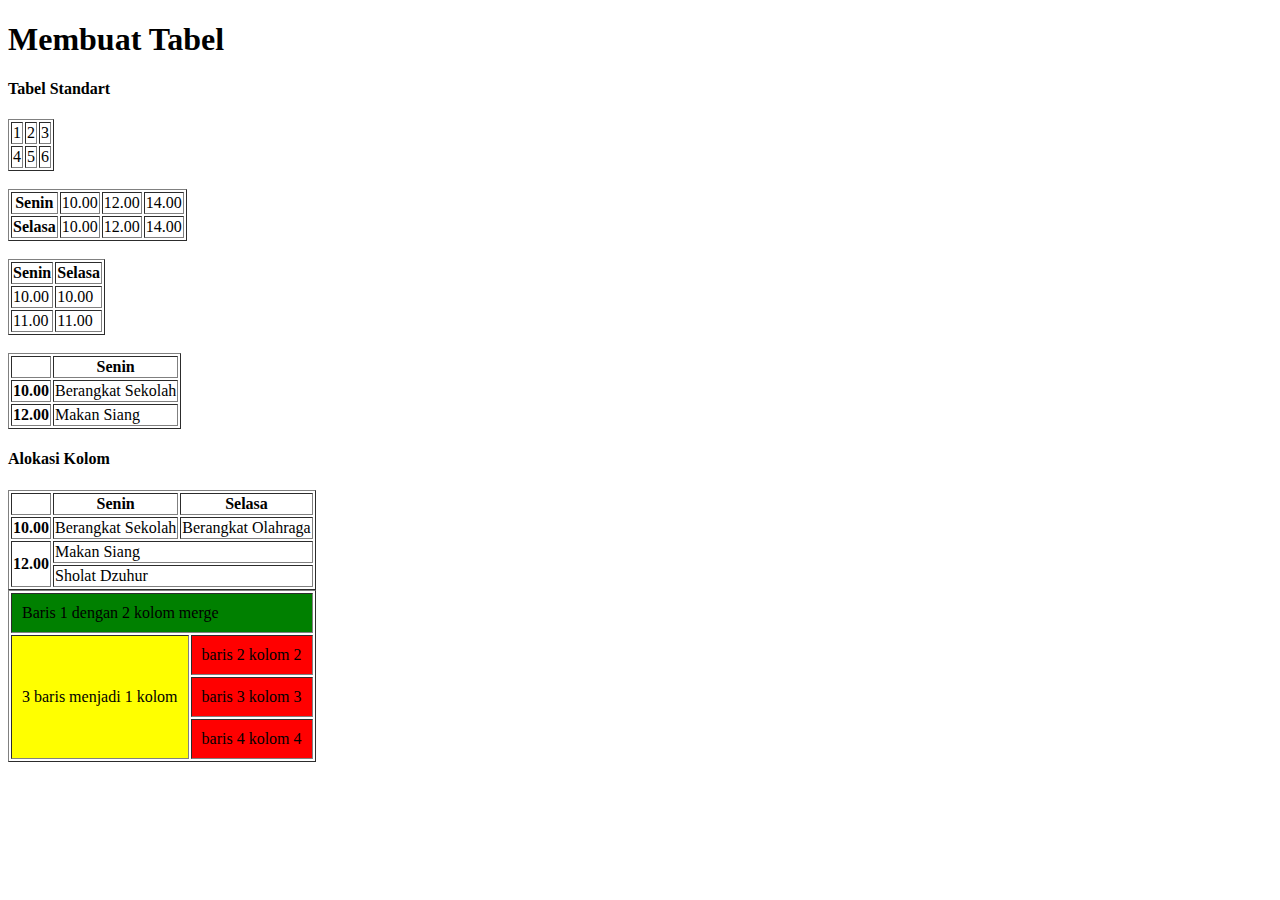
<file: Html/09-Table/index.html>
<!DOCTYPE html>
<html lang="en">
<head>
    <meta charset="UTF-8">
    <meta name="viewport" content="width=device-width, initial-scale=1.0">
    <title>Table</title>
</head>
<body>
    <h1>Membuat Tabel</h1>
    <h4>Tabel Standart</h4>
    <table border="1">
        <tr>
            <td>1</td>
            <td>2</td>
            <td>3</td>
        </tr>
        <tr>
            <td>4</td>
            <td>5</td>
            <td>6</td>
        </tr>
    </table>
    <br>
    <table border="1">
        <tr>
            <th>Senin</th>
            <td>10.00</td>
            <td>12.00</td>
            <td>14.00</td>
        </tr>
        <tr>
            <th>Selasa</th>
            <td>10.00</td>
            <td>12.00</td>
            <td>14.00</td>
        </tr>
    </table>
    <br>
    <table border="1">
        <th>Senin</th>
        <th>Selasa</th>
        <tr>
            <td>10.00</td>
            <td>10.00</td>
        </tr>
        <tr>
            <td>11.00</td>
            <td>11.00</td>
        </tr>
    </table>
    <br>
    <table border="1">
        <th></th>
        <th>Senin</th>
        <tr>
            <th>10.00</th>
            <td>Berangkat Sekolah</td>
        </tr>
        <tr>
            <th>12.00</th>
            <td>Makan Siang</td>
        </tr>
    </table>
    <h4>Alokasi Kolom</h4>
    <table border="1">
        <th></th>
        <th>Senin</th>
        <th>Selasa</th>
        <tr>
            <th>10.00</th>
            <td>Berangkat Sekolah</td>
            <td>Berangkat Olahraga</td>
        </tr>
        <tr>
            <th rowspan="2">12.00</th>
            <td colspan="2">Makan Siang</td>
        </tr>
        <tr>
            <td colspan="2">Sholat Dzuhur</td>
        </tr>
    </table>
    <table border="1" spacing="0" cellpadding="10">
        <tr>
            <td colspan="2" style="background-color: green;">Baris 1 dengan 2 kolom merge</td>
        </tr>
        <tr>
            <td rowspan="3" style="background-color: yellow;">3 baris menjadi 1 kolom</td>
            <td style="background-color: red;">baris 2 kolom 2</td>
        </tr>
        <tr>
            <td style="background-color: red;">baris 3 kolom 3</td>
        </tr>
        <tr>
            <td style="background-color: red;">baris 4 kolom 4</td>
        </tr>
    </table>
</body>
</html>
</file>
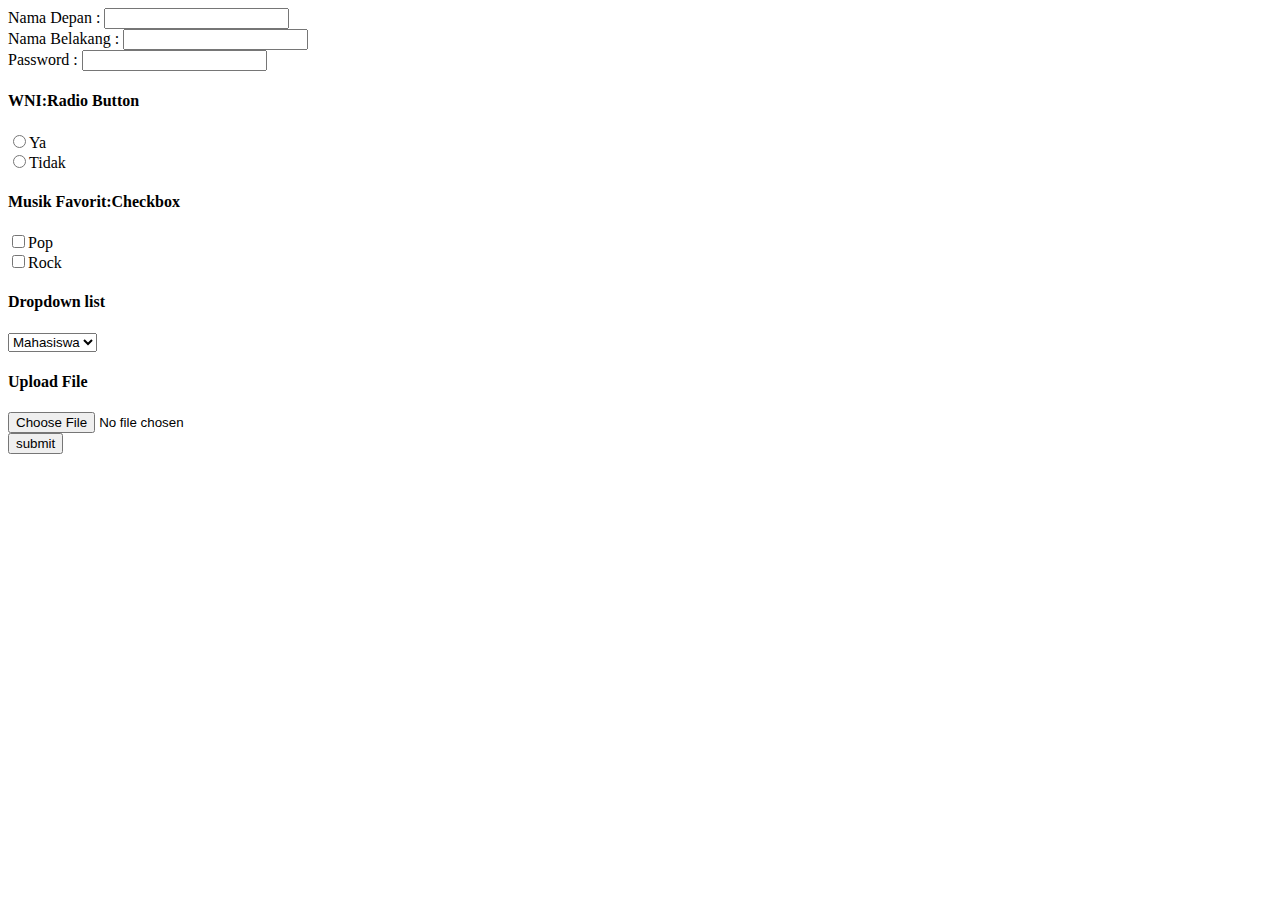
<file: Html/10-Form/index.html>
<!DOCTYPE html>
<html lang="en">
<head>
    <meta charset="UTF-8">
    <meta name="viewport" content="width=, initial-scale=1.0">
    <title>Document</title>
</head>
<body>
    <form>
        Nama Depan      : <input type="text"><br>
        Nama Belakang   : <input type="text"><br>
        Password        : <input type="Password"><br>

        <h4>WNI:Radio Button</h4>
        <input type="radio" name="WNI" value="ya"><label for="ya">Ya</label><br>
        <input type="radio" name="WNI" value="tidak"><label for="tidak">Tidak</label><br>

        <h4>Musik Favorit:Checkbox</h4>
        <input type="checkbox" name="musik" value="pop"><label for="pop">Pop</label><br>
        <input type="checkbox" name="musik" value="rock"><label for="rock">Rock</label><br>

        <h4>Dropdown list</h4>
        <select name="pekerjaan">
            <option value="mahasiswa">Mahasiswa</option>
            <option value="wirausaha">Wirausaha</option>
        </select>

        <h4>Upload File</h4>
        <input type="file" name="upload_foto">
        <br>
        <input type="button" name="Submit" value="submit">
    </form>
</body>
</html>
</file>
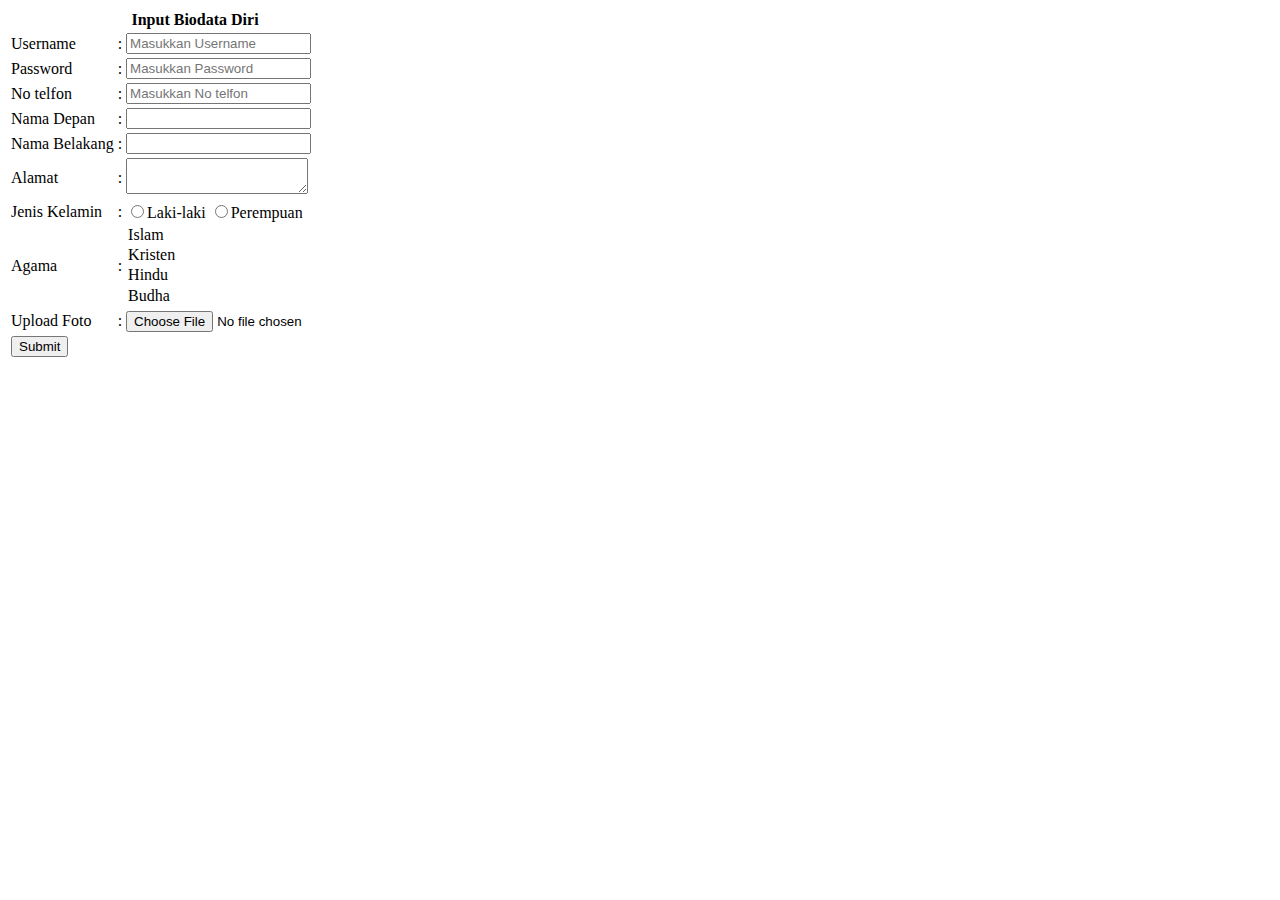
<file: Html/LatihanForm/index.html>
<!DOCTYPE html>
<html lang="en">
<head>
    <meta charset="UTF-8">
    <meta name="viewport" content="width=device-width, initial-scale=1.0">
    <title>Document</title>
</head>
<body>
    <table>
        <th colspan="3">Input Biodata Diri</th>
        <tr>
            <td>Username</td>
            <td>:</td>
            <td><input type="text" placeholder="Masukkan Username"></td>
        </tr>
        <tr>
            <td>Password</td>
            <td>:</td>
            <td><input type="password" placeholder="Masukkan Password"></td>
        </tr>
        <tr>
            <td>No telfon</td>
            <td>:</td>
            <td><input type="number" placeholder="Masukkan No telfon"></td>
        </tr>
        <tr>
            <td>Nama Depan</td>
            <td>:</td>
            <td><input type="text"></td>
        </tr>
        <tr>
            <td>Nama Belakang</td>
            <td>:</td>
            <td><input type="text"></td>
        </tr>
        <tr>
            <td>Alamat</td>
            <td>:</td>
            <td><form><textarea></textarea></form></td>
        </tr>
        <tr>
            <td>Jenis Kelamin</td>
            <td>:</td>
            <td>
                <input type="radio" name="jenis_kelamin" value="laki-laki"><label for="laki-laki">Laki-laki</label>
                <input type="radio" name="jenis_kelamin" value="perempuan"><label for="perempuan">Perempuan</label>
            </td>
        </tr>
        <tr>
            <td>Agama</td>
            <td>:</td>
            <td><option value="islam">Islam</option>
                <option value="kristen">Kristen</option>
                <option value="hindu">Hindu</option>
                <option value="budha">Budha</option>
            </td>
        </tr>
        <tr>
            <td>Upload Foto</td>
            <td>:</td>
            <td><input type="file">
            </td>
        </tr>
        <tr>
            <td><input type="button" name="Submit" value="Submit"></td>
        </tr>
    </table>
</body>
</html>
</file>
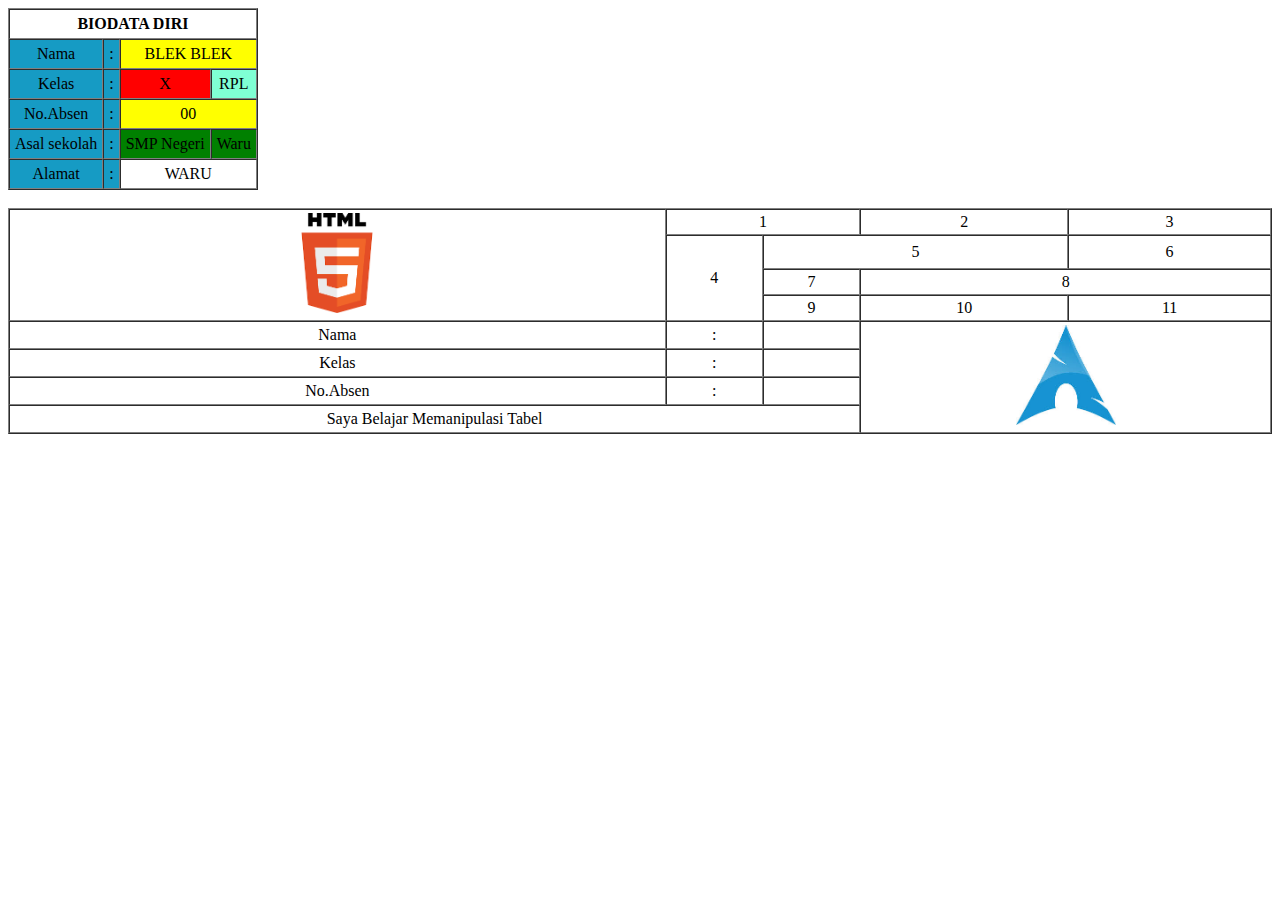
<file: Html/LatihanTable/index.html>
<!DOCTYPE html>
<html lang="en">
<head>
    <meta charset="UTF-8">
    <meta name="viewport" content="width=device-width, initial-scale=1.0">
    <title>Document</title>
    <style>
        td, th, tr {
            text-align: center;
        }
    </style>
</head>
<body>
    <table border="1" spacing="0" cellpadding="5" cellspacing="0" >
        <th colspan="4">
        BIODATA DIRI
        </th>
        <tr>
            <td style="background-color: rgb(22, 155, 196);">Nama</td>
            <td style="background-color: rgb(22, 155, 196);">:</td>
            <td colspan="2" style="background-color: yellow;">BLEK BLEK</td>
        </tr>
        <tr>
            <td style="background-color: rgb(22, 155, 196);">Kelas</td>
            <td style="background-color: rgb(22, 155, 196);">:</td>
            <td style="background-color: red;">X</td>
            <td style="background-color: aquamarine;">RPL</td>
        </tr>
        <tr>
            <td style="background-color: rgb(22, 155, 196);">No.Absen</td>
            <td style="background-color: rgb(22, 155, 196);">:</td>
            <td colspan="2" style="background-color: yellow;">00</td>
        </tr>
        <tr>
            <td style="background-color: rgb(22, 155, 196);">Asal sekolah</td>
            <td style="background-color: rgb(22, 155, 196);">:</td>
            <td style="background-color: green;">SMP Negeri</td>
            <td style="background-color: green;">Waru</td>
        </tr>
        <tr>
            <td style="background-color: rgb(22, 155, 196);">Alamat</td>
            <td style="background-color: rgb(22, 155, 196);">:</td>
            <td colspan="2">WARU</td>
        </tr>
    </table>
    <br>
    <table border="1" spacing="0" cellpadding="3" cellspacing="0" width="100%">
        <tr>
            <td rowspan="4"><img src="img/images.png" alt="logo" height="100" width="100"></td>
            <td colspan="2">1</td>
            <td>2</td>
            <td>3</td>
        </tr>
        <tr>
            <td rowspan="3">4</td>
            <td colspan="2">5</td>
            <td>6</td>
        </tr>
        <tr>
            <td>7</td>
            <td colspan="2">8</td>
        </tr>
        <tr>
            <td>9</td>
            <td>10</td>
            <td>11</td>
        </tr>
        <tr>
            <td>Nama</td>
            <td>:</td>
            <td></td>
            <td rowspan="5" colspan="2" ><img src="img/images (3).jpg" alt="logo" height="100" width="100"></td>
        </tr>
        <tr>
            <td>Kelas</td>
            <td>:</td>
            <td></td>
        </tr>
        <tr>
            <td>No.Absen</td>
            <td>:</td>
            <td></td>
        </tr>
        <tr>
            <td colspan="3">Saya Belajar Memanipulasi Tabel</td>
        </tr>
        <tr></tr>
    </table>

</body>
</html>
</file>
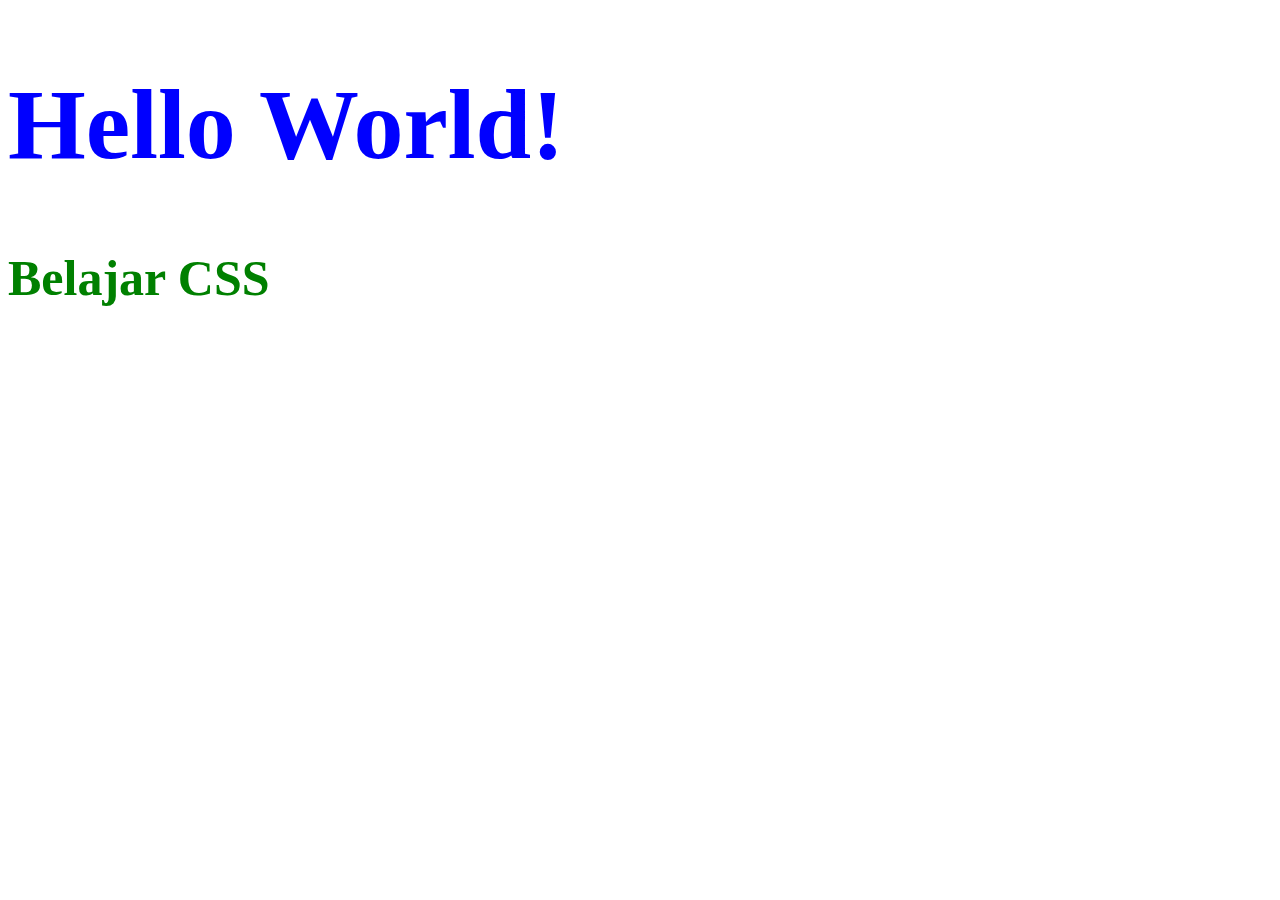
<file: Css/hello.html>
<!DOCTYPE html>
<html lang="en">
<head>
    <meta charset="UTF-8">
    <meta name="viewport" content="width=, initial-scale=1.0">
    <title>Document</title>
    <style>
        h1 {
            color: blue;
            font-size: 100px;
        }
        h2 {
            color: green;
            font-size: 50px;
        }
    </style>
</head>
<body>
    <h1>Hello World!</h1>
    <h2>Belajar CSS</h2>
</body>
</html>
</file>
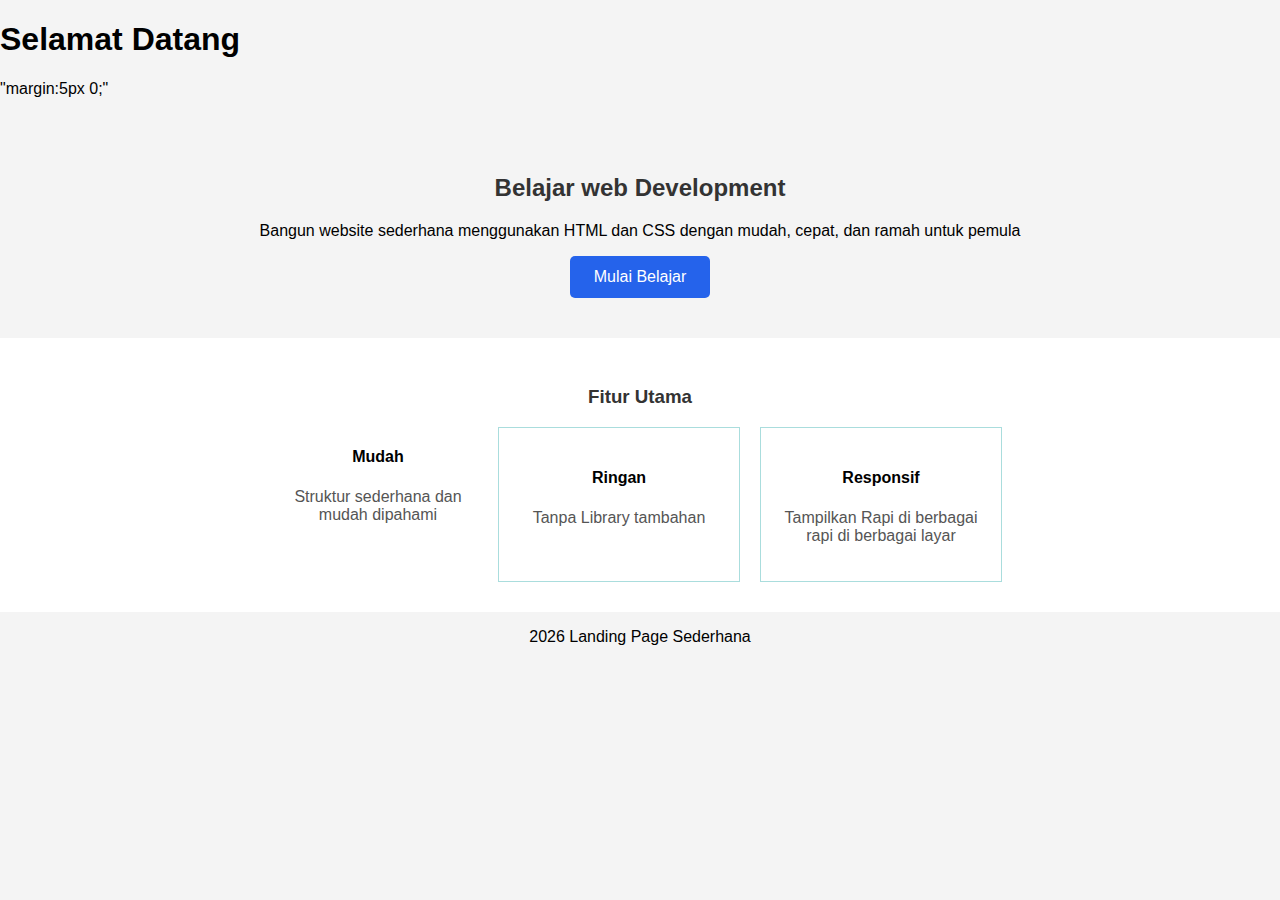
<file: landing page/landingpage.html>
<!DOCTYPE html>
<!--
  Dokumen ini adalah halaman HTMLS yang sederhana untuk sebuah landing page
  yang berisi header, hero section, fitur utama, dan footer
  lang="id" menunjukkan bahwa bahasa utama halaman ini adalah Bahasa Indonesia
-->
<html lang="id">
<head>
 <!--
    fungsi tag meta adalah untuk memberikan informasi meta tentang halaman HTML
    meta adalah elemen yang tidak ditampilkan pada halaman itu sendiri
    meta charset="UTF-8" digunakan untuk menentukan set karakter yang digunakan pada halaman web
    dan memastikan bahwa karakter khusus ditampilkan dengan benar
-->
    <meta charset="UTF-8">
    <title>Landing Page Sederhana</title>
</head>
<!--
   Didalam tag body memiliki style itu
   margin:0; font family: Arial, sans serif;
   background-color:#f4f4f4;
-->
   <body style="margin:0; font-family: Arial, san-serif; background-color: #f4f4f4;"

    <!-- Header -->
    <div style=<"background-color: #2563eb; color:white; padding:20px; text-align:center;">
        <h1 style=<"margin:0;">Selamat Datang</h1>
        <p style=>"margin:5px 0;"<Website Landing page Sederhana</p>
    </div>

    <!--Hero section-->
    <div style="padding:40px; text-align:center;">
        <h2 style="color: #333;">Belajar web Development</h2>
        <p stle="color: #555; max-width:600px margin: 20px auto;">
            Bangun website sederhana menggunakan HTML dan CSS dengan mudah,
            cepat, dan ramah untuk pemula
        </p>

        <a href="#"
           style="display:inline-block; padding:12px 24px; background-color: #2563eb; color:white;
                  text-decoration:none; border-radius: 5px;">
                Mulai Belajar
            </a>
        </div>

        <!--fitur-->
        <div style="background-color: white; padding:30px;">
            <h3 style="text-align: center; color: #333;">Fitur Utama</h3>

            <div style="display:flex; justify-content: center; gap:20px; text-align: center;">
                <div style="bordeer:1px solid #add; padfding: 20px; width:200px; text-align: center;">
                    <h4>Mudah</h4>
                    <p style="color: #555;">Struktur sederhana dan mudah dipahami</p>
                </div>

                <div style="border: 1px solid #add; padding: 20px; width: 200px; text-align: center;">
                    <h4>Ringan</h4>
                    <p style="color: #555;">Tanpa Library tambahan</p>
                </div>

                <div style="border: 1px solid #add; padding:20px; width: 200px; text-align: center;">
                    <h4>Responsif</h4>
                    <p style="color: #555;"> Tampilkan Rapi di berbagai rapi di berbagai layar</p>
                </div>
            </div>
        </div>
        <!--footer-->
        <div stle="background-color: #111827; color: white; text-align: center; padding: 15px; margin-top: 40px; height: 200px">
            <p style="justify-content: center; text-align: center; margin-top: ;">2026 Landing Page Sederhana</p>
        </div>
</body>
</html>
</file>
<file: landing_page_responsive/style.css>
/* Reset */
* {margin: 0;box-sizing: border-box;}
body {font-family: Arial, sans-serif;line-height: 1.6;}
/* Global */
.container {width: 90%; max-width: 1100px; margin: auto;}
.section {padding: 60px 0;}
.gray {background-color: #f4f4f4;}
.section-title {text-align: center; margin-bottom: 30px;}
.center {text-align: center;}
/* Header */
.header {background: #004add; color: #fff; padding: 15px 0;}
.heade-flex {display:flex; justify-content: space-between; align-items: center;}
.header nav a {color: #fff; margin-left: 15px; text-decoration: none;}
/* Hero */
.hero {background: #e6f0ff; height: 70vh; display: flex; align-items: center;}
.hero h2 {font-size: 2,2rem; margin-bottom: 10px;}
.btn {
    display: inline-block; margin-top: 15px; padding: 10px 20px; background: #004aad;
    color: #fff; text-decoration: none; border-radius: 5px;
}
/* Grid Program */
.grid-program {display: grid; grid-template-columns: repeat(4,1fr); gap: 20px;}
.card {background: #fff; padding: 20px; text-align: center; border-radius: 6px;}
/* Flex Keunggulan */
.flex-keunggulan {display: flex; justify-content: space-between; gap: 20px;}
.box {
    flex: 1; background: #004aad;color: #fff; padding: 25px;
    text-align: center; border-radius: 6px;}
/* CTA */
.cta {background: #004aad; color: #fff; text-align: center; padding: 50px 0;}
/* Footer */
/*
   perbedaan .footer dan .footer-flex adalah:
   .footer adalah elemen pembungkus utama untuk bagian footer dasri halaman web.
   .footer-fles adalah elemen di dalam footer yang menggunakan flexbox
   untuk mengatur tata letak konten di dalam footer tersebut.
*/
.footer {background: #222; color: #fff; padding: 20px 0;}
.footer-flex {display: flex; justify-content: space-between;}

/* ==================== */
/* Responsive (Media Query) */
/* ==================== */
/*
    @media adalah sebuah aturan CSS yang digunakan untuk menerapkan gaya berbeda
    tergantung pada kondisi tertentu, seperti ukuran layar atau orientasi perangkat.
@media (max-width: 768px) {
    .header-flex,
    .footer-flex {flex-direction: column; text-align: center;}
    .header nav {margin-top: 10px;}
    .grid-program {grid-template-columns: repeat(2, 1fr);}
    .flex-keunggulan {flex-direction: column;}
    .hero {height: auto; padding: 60px 0; text-align: center;}
}

@media (max-width: 480px) {
    .grid-program {grid-template-columns: 1fr;}
    .hero h2 {font-size: 1.8rem;}
}
</file>
<file: ujianpraktekpra1/style.css>
/*
RESET & GLOBAL
*/
* {
  margin: 0;
  padding: 0;
  box-sizing: border-box;
}

body {
  font-family: 'Plus Jakarta Sans', sans-serif;
  line-height: 1.6;
  color: #2d3748;
  background-color: #ffffff;
}

html {
  scroll-behavior: smooth;
}

.container {
  width: 90%;
  max-width: 1100px;
  margin: auto;
}

a {
  text-decoration: none;
  transition: all 0.3s ease;
}

/*
HEADER & NAVIGATION
*/
.header {
  background: linear-gradient(135deg, #1e40af 0%, #1e3a8a 100%);
  color: white;
  padding: 15px 0;
  box-shadow: 0 2px 10px rgba(0,0,0,0.1);
  position: sticky;
  top: 0;
  z-index: 100;
}

.nav {
  display: flex;
  justify-content: space-between;
  align-items: center;
}

.logo {
  font-size: 22px;
  font-weight: 700;
  letter-spacing: -0.5px;
}

.nav a {
  color: white;
  margin-left: 15px;
}

.nav-link {
  font-weight: 500;
  padding: 8px 12px;
  border-radius: 4px;
  transition: all 0.3s ease;
}

.nav-link:hover {
  background-color: rgba(255,255,255,0.1);
  transform: translateY(-2px);
}

/*
HERO SECTION
*/
.hero {
  background: linear-gradient(rgba(30,58,138,0.85), rgba(30,58,138,0.85)), center/cover;
  color: white;
  padding: 120px 0;
  text-align: center;
  position: relative;
  overflow: hidden;
}

.hero::before {
  content: "";
  position: absolute;
  top: 0; left: 0; right: 0; bottom: 0;
  pointer-events: none;
}

.hero-content {
  position: relative;
  z-index: 2;
}

.hero h2 {
  font-size: 48px;
  margin-bottom: 20px;
  font-weight: 700;
  animation: slideUp 0.8s ease-out;
}

.hero p {
  font-size: 18px;
  margin-bottom: 30px;
  animation: slideUp 0.8s ease-out 0.2s backwards;
}

/*
BUTTONS
*/
.btn, .btn-primary {
  padding: 12px 24px;
  border-radius: 6px;
  font-weight: 600;
  display: inline-block;
  cursor: pointer;
  border: 2px solid transparent;
  transition: all 0.3s ease;
}

.btn {
  border: 2px solid white;
  color: white;
}

.btn:hover {
  background-color: white;
  color: #1e3a8a;
  transform: translateY(-3px);
  box-shadow: 0 10px 20px rgba(0,0,0,0.2);
}

.btn-primary {
  background: #fbbf24;
  color: #1e3a8a;
}

.btn-primary:hover {
  background: #f59e0b;
  transform: translateY(-3px);
  box-shadow: 0 10px 25px rgba(251,191,36,0.4);
}

.btn-lg {
  padding: 15px 32px;
  font-size: 16px;
}

.btn-cta {
  animation: pulse 2s infinite;
}

/*
SECTION STYLING
*/
.section {
  padding: 80px 0;
}

.bg-light {
  background: #f8fafc;
}

.section-title {
  text-align: center;
  margin-bottom: 30px;
  font-size: 36px;
  font-weight: 700;
  color: #1e3a8a;
  position: relative;
  padding-bottom: 15px;
}

.section-title::after {
  content: "";
  position: absolute;
  bottom: 0; left: 50%;
  transform: translateX(-50%);
  width: 80px; height: 4px;
  background: linear-gradient(90deg, #fbbf24, #f59e0b);
  border-radius: 2px;
}

.section-desc {
  text-align: center;
  max-width: 700px;
  margin: auto;
  font-size: 16px;
  line-height: 1.8;
  color: #4b5563;
}

/* GRID LAYOUTS */
.grid-2, .grid-3 {
  display: grid;
  grid-template-columns: repeat(auto-fit, minmax(300px, 1fr));
  gap: 30px;
  margin-top: 50px;
}

.grid-5 {
  display: grid;
  grid-template-columns: repeat(5, 1fr);
  gap: 20px;
  margin-top: 50px;
}

/*
CARDS
*/
.card {
  background: white;
  padding: 30px;
  border-radius: 12px;
  text-align: center;
  box-shadow: 0 4px 15px rgba(0,0,0,0.08);
  transition: all 0.4s cubic-bezier(0.175, 0.885, 0.32, 1.275);
  border: 2px solid transparent;
}

.card:hover {
  transform: translateY(-10px);
  box-shadow: 0 15px 40px rgba(0,0,0,0.15);
  border-color: #fbbf24;
}

.card h3 {
  font-size: 20px;
  margin: 15px 0 10px 0;
  color: #1e3a8a;
  font-weight: 700;
}

.card p {
  color: #4b5563;
  line-height: 1.7;
}

.card-icon {
  font-size: 48px;
  margin-bottom: 10px;
  display: inline-block;
  animation: float 3s ease-in-out infinite;
}

/* Program Card Styling */
.program-card {
  background: linear-gradient(135deg, #f8fafc 0%, white 100%);
  padding: 20px 15px;
}

.program-card h3 {
  font-size: 16px;
  margin: 10px 0 8px 0;
}

.program-card p {
  font-size: 13px;
  line-height: 1.6;
}

.program-card:hover {
  background: linear-gradient(135deg, #1e3a8a 0%, #1e40af 100%);
  color: white;
}

.program-card:hover h3,
.program-card:hover p {
  color: white;
}

.program-icon {
  font-size: 32px;
  margin-bottom: 10px;
}

/* New Program Badge */
.new-program {
  position: relative;
  border: 2px solid #fbbf24;
  background: linear-gradient(135deg, #fffbeb 0%, white 100%);
}

.new-program:hover {
  background: linear-gradient(135deg, #f59e0b 0%, #fbbf24 100%);
  border-color: #d97706;
}

.badge-new {
  position: absolute;
  top: 10px; right: 10px;
  background: linear-gradient(135deg, #fbbf24, #f59e0b);
  color: white;
  padding: 6px 12px;
  border-radius: 20px;
  font-size: 11px;
  font-weight: 700;
  letter-spacing: 1px;
  box-shadow: 0 4px 10px rgba(251,191,36,0.3);
}

/*
TESTIMONIALS
*/
.testimonial {
  background: white;
  padding: 30px;
  border-left: 5px solid #fbbf24;
  border-radius: 8px;
  position: relative;
  transition: all 0.4s ease;
  box-shadow: 0 4px 15px rgba(0,0,0,0.08);
}

.testimonial:hover {
  transform: translateX(5px);
  box-shadow: 0 8px 25px rgba(0,0,0,0.12);
}

.testimonial-avatar {
  font-size: 48px;
  margin-bottom: 15px;
  display: inline-flex;
  align-items: center;
  justify-content: center;
  width: 70px; height: 70px;
  background: #f8fafc;
  border-radius: 50%;
}

.testimonial-name {
  font-size: 18px;
  font-weight: 700;
  color: #1e3a8a;
  margin: 15px 0 5px 0;
}

.testimonial-program {
  font-size: 13px;
  color: #fbbf24;
  font-weight: 600;
  margin-bottom: 12px;
}

.testimonial p {
  font-size: 15px;
  line-height: 1.8;
  color: #4b5563;
  margin-bottom: 15px;
  font-style: italic;
}

.testimonial-position {
  display: block;
  font-size: 13px;
  color: #1e3a8a;
  font-weight: 600;
  margin-top: 12px;
  padding-top: 12px;
  border-top: 1px solid #e2e8f0;
}

/*
CALL TO ACTION
*/
.cta {
  background: linear-gradient(135deg, #1e3a8a 0%, #1e40af 100%);
  color: white;
  text-align: center;
  padding: 80px 0;
  position: relative;
  overflow: hidden;
}

.cta::before {
  content: "";
  position: absolute;
  top: 0; left: 0; right: 0; bottom: 0;
  background: url('data:image/svg+xml,<svg xmlns="http://www.w3.org/2000/svg" viewBox="0 0 1200 300"><defs><pattern id="dots" x="0" y="0" width="40" height="40" patternUnits="userSpaceOnUse"><circle cx="20" cy="20" r="2" fill="white" opacity="0.1"/></pattern></defs><rect width="1200" height="300" fill="url(%23dots)" /></svg>');
  opacity: 0.5;
  pointer-events: none;
}

.cta .container {
  position: relative;
  z-index: 1;
}

.cta h2 {
  font-size: 40px;
  margin-bottom: 15px;
  font-weight: 700;
}

.cta p {
  font-size: 18px;
  margin-bottom: 30px;
  opacity: 0.95;
}

/*
ABOUT STATISTICS
*/
.about-stats {
  display: grid;
  grid-template-columns: repeat(auto-fit, minmax(180px, 1fr));
  gap: 30px;
  margin-top: 60px;
}

.stat-item {
  text-align: center;
}

.stat-item h3 {
  font-size: 48px;
  font-weight: 700;
  color: #fbbf24;
  margin-bottom: 10px;
}

.stat-item p {
  color: #4b5563;
  font-size: 16px;
}

/*
FOOTER
*/
.footer {
  background: linear-gradient(135deg, #0f172a 0%, #1a2847 100%);
  color: white;
  padding: 45px 0 25px 0;
  border-top: 5px solid #fbbf24;
  position: relative;
}

.footer::before {
  content: "";
  position: absolute;
  top: 0; left: 0; right: 0;
  height: 1px;
  background: linear-gradient(90deg, transparent, rgba(251,191,36,0.3), transparent);
}

.footer-content {
  display: grid;
  grid-template-columns: 1.5fr 1fr;
  gap: 50px;
  margin-bottom: 30px;
  padding-bottom: 25px;
  border-bottom: 1px solid rgba(251,191,36,0.2);
}

.footer-section {
  display: flex;
  flex-direction: column;
}

.footer-section:first-child h3 {
  font-size: 18px;
  font-weight: 700;
  margin-bottom: 12px;
  background: linear-gradient(135deg, #fbbf24, #f59e0b);
  -webkit-background-clip: text;
  -webkit-text-fill-color: transparent;
  background-clip: text;
  letter-spacing: 0.5px;
}

.footer-section:first-child p {
  font-size: 13px;
  line-height: 1.7;
  opacity: 0.85;
  color: #cbd5e1;
}

.footer-section h4 {
  font-size: 15px;
  font-weight: 700;
  margin-bottom: 18px;
  color: white;
  position: relative;
  padding-bottom: 10px;
}

.footer-section h4::after {
  content: "";
  position: absolute;
  bottom: 0; left: 0;
  width: 30px; height: 2px;
  background: linear-gradient(90deg, #fbbf24, #f59e0b);
  border-radius: 1px;
}

.contact-item {
  display: flex;
  gap: 12px;
  margin-bottom: 16px;
  align-items: flex-start;
  transition: all 0.3s ease;
}

.contact-item:hover {
  transform: translateX(5px);
}

.contact-icon {
  font-size: 18px;
  display: flex;
  align-items: center;
  justify-content: center;
  min-width: 24px;
  flex-shrink: 0;
  opacity: 0.8;
  transition: opacity 0.3s ease;
}

.contact-item:hover .contact-icon {
  opacity: 1;
}

.contact-label {
  font-size: 11px;
  color: #fbbf24;
  font-weight: 700;
  letter-spacing: 0.5px;
  text-transform: uppercase;
  margin-bottom: 2px;
  display: block;
}

.contact-item a {
  color: #e2e8f0;
  font-size: 13px;
  transition: all 0.3s ease;
  font-weight: 500;
  display: block;
}

.contact-item a:hover {
  color: #fbbf24;
}

.contact-item p {
  font-size: 13px;
  margin: 0;
  line-height: 1.5;
  color: #cbd5e1;
}

.footer-bottom {
  text-align: center;
  padding-top: 0;
}

.footer-bottom p {
  font-size: 12px;
  opacity: 0.6;
  margin: 0;
  letter-spacing: 0.3px;
}

/*
SCROLL TO TOP BUTTON
*/
.scroll-to-top {
  position: fixed;
  bottom: 30px; right: 30px;
  width: 50px; height: 50px;
  background: linear-gradient(135deg, #fbbf24, #f59e0b);
  color: #1e3a8a;
  border: none;
  border-radius: 50%;
  font-size: 28px;
  font-weight: 700;
  display: flex;
  align-items: center;
  justify-content: center;
  cursor: pointer;
  box-shadow: 0 4px 15px rgba(251,191,36,0.3);
  transition: all 0.3s ease;
  opacity: 0;
  visibility: hidden;
  z-index: 99;
}

.scroll-to-top:hover {
  background: linear-gradient(135deg, #f59e0b, #d97706);
  transform: translateY(-5px);
  box-shadow: 0 8px 25px rgba(251,191,36,0.5);
}

.scroll-to-top.show {
  opacity: 1;
  visibility: visible;
}

/*
ANIMATIONS
*/
@keyframes slideUp {
  from {
    opacity: 0;
    transform: translateY(30px);
  }
  to {
    opacity: 1;
    transform: translateY(0);
  }
}

@keyframes float {
  0%, 100% { transform: translateY(0px); }
  50% { transform: translateY(-10px); }
}

@keyframes pulse {
  0%, 100% { opacity: 1; }
  50% { opacity: 0.8; }
}

/*
RESPONSIVE DESIGN (TABLET)
*/
@media (max-width: 768px) {
  .nav { flex-direction: column; gap: 15px; }
  .nav a { margin-left: 0; }
  .hero { padding: 80px 0; }
  .hero h2 { font-size: 32px; }
  .hero p { font-size: 16px; }
  .section { padding: 60px 0; }
  .section-title { font-size: 28px; }
  .card { padding: 25px; }
  .grid-2, .grid-3, .grid-5 { gap: 20px; }
  .grid-5 { grid-template-columns: repeat(auto-fit, minmax(150px, 1fr)); }
  .cta { padding: 60px 0; }
  .cta h2 { font-size: 32px; }
  .cta p { font-size: 16px; }
  .about-stats { grid-template-columns: 1fr; gap: 20px; }
  .stat-item h3 { font-size: 36px; }

    .testimonial-avatar {
    width: 60px;
    height: 60px;
    font-size: 36px;
  }

  .testimonial-name {
    font-size: 16px;
  }

  .footer-content {
    grid-template-columns: 1fr;
    gap: 30px;
    padding-bottom: 20px;
  }

  .footer-section h4::after {
    width: 25px;
  }

  .scroll-to-top {
    width: 45px;
    height: 45px;
    font-size: 24px;
    bottom: 20px;
    right: 20px;
  }
}

/*
RESPONSIVE DESIGN (MOBILE)
*/
@media (max-width: 480px) {
  .container {
    width: 95%;
  }

  .logo {
    font-size: 18px;
  }

  .hero {
    padding: 60px 0;
  }

  .hero h2 {
    font-size: 24px;
  }

  .hero p {
    font-size: 14px;
  }

  .btn, .btn-primary {
    padding: 10px 18px;
    font-size: 14px;
  }

  .btn-lg {
    padding: 12px 24px;
  }

  .section {
    padding: 40px 0;
  }

  .section-title {
    font-size: 24px;
    margin-bottom: 20px;
  }

  .card {
    padding: 20px;
  }

  .card h3 {
    font-size: 18px;
  }

  .card-icon {
    font-size: 40px;
  }

  .program-card {
    padding: 15px 12px;
  }

  .program-card h3 {
    font-size: 14px;
  }

  .program-card p {
    font-size: 12px;
  }

  .program-icon {
    font-size: 28px;
  }

  .grid-5 {
    grid-template-columns: repeat(2, 1fr);
  }

  .testimonial {
    padding: 20px;
  }

  .testimonial-avatar {
    width: 50px;
    height: 50px;
    font-size: 28px;
  }

  .testimonial-name {
    font-size: 16px;
  }

  .testimonial-program {
    font-size: 12px;
  }

  .testimonial p {
    font-size: 14px;
  }

  .testimonial-position {
    font-size: 12px;
  }

  .cta {
    padding: 40px 0;
  }

  .cta h2 {
    font-size: 24px;
  }

  .cta p {
    font-size: 14px;
  }

  .stat-item h3 {
    font-size: 32px;
  }

  .badge-new {
    padding: 4px 8px;
    font-size: 9px;
  }

  .footer-content {
    grid-template-columns: 1fr;
    gap: 20px;
    padding-bottom: 15px;
  }

  .footer-section h3 {
    font-size: 16px;
  }

  .footer-section h4 {
    font-size: 14px;
    margin-bottom: 14px;
  }

  .footer-section h4::after {
    width: 20px;
  }

  .contact-item {
    margin-bottom: 12px;
  }

  .contact-icon {
    font-size: 16px;
  }

  .contact-label {
    font-size: 10px;
  }

  .contact-item a,
  .contact-item p {
    font-size: 12px;
  }

  .footer-section p {
    font-size: 12px;
  }

  .scroll-to-top {
    width: 40px;
    height: 40px;
    font-size: 20px;
    bottom: 15px;
    right: 15px;
  }
}
</file>
